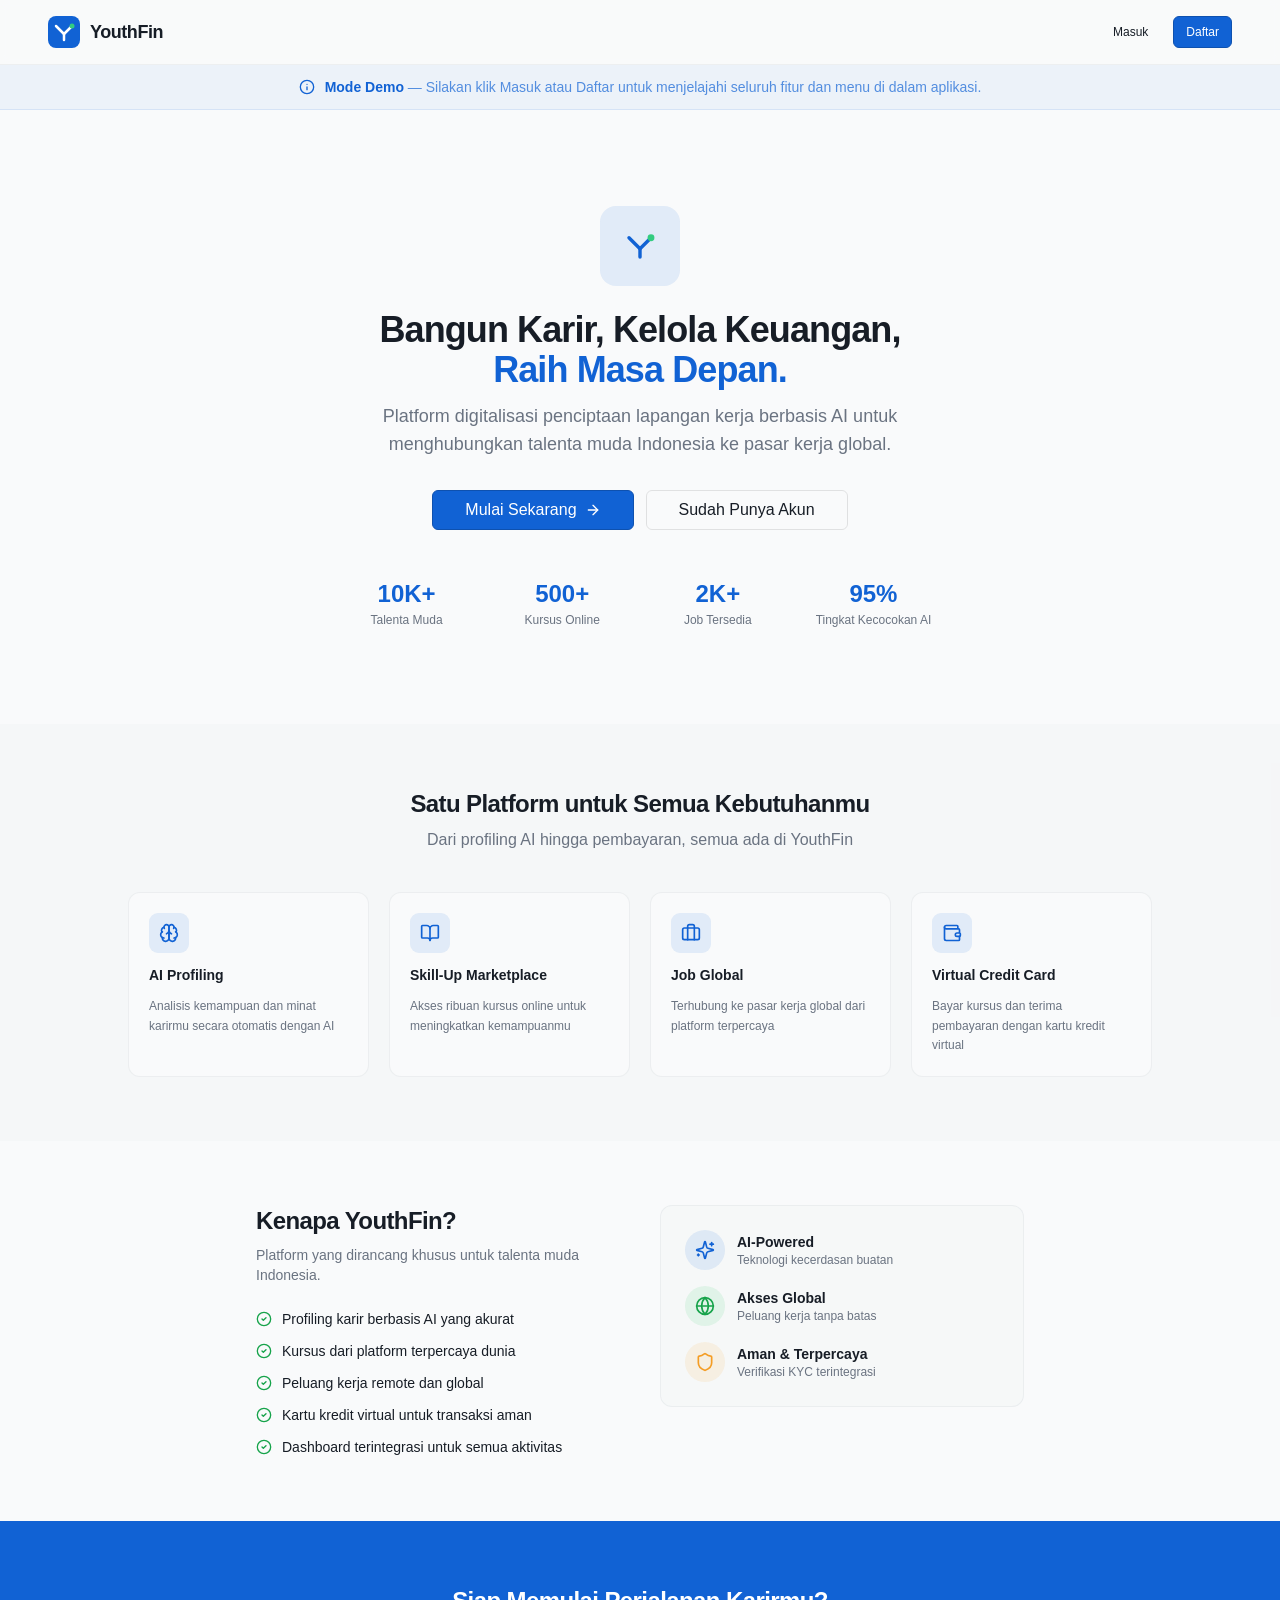
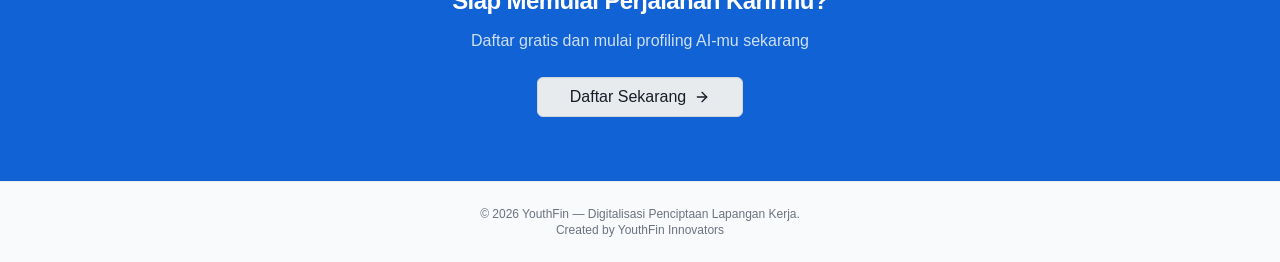
<file: index.html>
<!DOCTYPE html>
<html lang="id">
  <head>
    <!--
       ______                            __
      / ____/___  ____ ___  ____  __  __/ /____  _____
     / /   / __ \/ __ `__ \/ __ \/ / / / __/ _ \/ ___/
    / /___/ /_/ / / / / / / /_/ / /_/ / /_/  __/ /
    \____/\____/_/ /_/ /_/ .___/\__,_/\__/\___/_/
                        /_/
            
    -->
    <meta charset="UTF-8" />
    <meta name="viewport" content="width=device-width, initial-scale=1.0, maximum-scale=1" />
    <title>YouthFin — Digitalisasi Penciptaan Lapangan Kerja</title>
    <meta name="description" content="Platform AI untuk menghubungkan talenta muda Indonesia ke pasar kerja global." />
    <link rel="icon" type="image/png" href="/favicon.png" />
    <link href="https://api.fontshare.com/v2/css?f[]=general-sans@300,400,500,600,700&display=swap" rel="stylesheet">
    <script type="module" crossorigin src="./assets/index-CnEzvleK.js"></script>
    <link rel="stylesheet" crossorigin href="./assets/index-BlLIvudT.css">
  </head>
  <body>
    <div id="root"></div>
  </body>
</html>
</file>
<file: assets/index-BlLIvudT.css>
*,:before,:after{--tw-border-spacing-x: 0;--tw-border-spacing-y: 0;--tw-translate-x: 0;--tw-translate-y: 0;--tw-rotate: 0;--tw-skew-x: 0;--tw-skew-y: 0;--tw-scale-x: 1;--tw-scale-y: 1;--tw-pan-x: ;--tw-pan-y: ;--tw-pinch-zoom: ;--tw-scroll-snap-strictness: proximity;--tw-gradient-from-position: ;--tw-gradient-via-position: ;--tw-gradient-to-position: ;--tw-ordinal: ;--tw-slashed-zero: ;--tw-numeric-figure: ;--tw-numeric-spacing: ;--tw-numeric-fraction: ;--tw-ring-inset: ;--tw-ring-offset-width: 0px;--tw-ring-offset-color: #fff;--tw-ring-color: rgb(59 130 246 / .5);--tw-ring-offset-shadow: 0 0 #0000;--tw-ring-shadow: 0 0 #0000;--tw-shadow: 0 0 #0000;--tw-shadow-colored: 0 0 #0000;--tw-blur: ;--tw-brightness: ;--tw-contrast: ;--tw-grayscale: ;--tw-hue-rotate: ;--tw-invert: ;--tw-saturate: ;--tw-sepia: ;--tw-drop-shadow: ;--tw-backdrop-blur: ;--tw-backdrop-brightness: ;--tw-backdrop-contrast: ;--tw-backdrop-grayscale: ;--tw-backdrop-hue-rotate: ;--tw-backdrop-invert: ;--tw-backdrop-opacity: ;--tw-backdrop-saturate: ;--tw-backdrop-sepia: ;--tw-contain-size: ;--tw-contain-layout: ;--tw-contain-paint: ;--tw-contain-style: }::backdrop{--tw-border-spacing-x: 0;--tw-border-spacing-y: 0;--tw-translate-x: 0;--tw-translate-y: 0;--tw-rotate: 0;--tw-skew-x: 0;--tw-skew-y: 0;--tw-scale-x: 1;--tw-scale-y: 1;--tw-pan-x: ;--tw-pan-y: ;--tw-pinch-zoom: ;--tw-scroll-snap-strictness: proximity;--tw-gradient-from-position: ;--tw-gradient-via-position: ;--tw-gradient-to-position: ;--tw-ordinal: ;--tw-slashed-zero: ;--tw-numeric-figure: ;--tw-numeric-spacing: ;--tw-numeric-fraction: ;--tw-ring-inset: ;--tw-ring-offset-width: 0px;--tw-ring-offset-color: #fff;--tw-ring-color: rgb(59 130 246 / .5);--tw-ring-offset-shadow: 0 0 #0000;--tw-ring-shadow: 0 0 #0000;--tw-shadow: 0 0 #0000;--tw-shadow-colored: 0 0 #0000;--tw-blur: ;--tw-brightness: ;--tw-contrast: ;--tw-grayscale: ;--tw-hue-rotate: ;--tw-invert: ;--tw-saturate: ;--tw-sepia: ;--tw-drop-shadow: ;--tw-backdrop-blur: ;--tw-backdrop-brightness: ;--tw-backdrop-contrast: ;--tw-backdrop-grayscale: ;--tw-backdrop-hue-rotate: ;--tw-backdrop-invert: ;--tw-backdrop-opacity: ;--tw-backdrop-saturate: ;--tw-backdrop-sepia: ;--tw-contain-size: ;--tw-contain-layout: ;--tw-contain-paint: ;--tw-contain-style: }*,:before,:after{box-sizing:border-box;border-width:0;border-style:solid;border-color:#e5e7eb}:before,:after{--tw-content: ""}html,:host{line-height:1.5;-webkit-text-size-adjust:100%;-moz-tab-size:4;-o-tab-size:4;tab-size:4;font-family:var(--font-sans);font-feature-settings:normal;font-variation-settings:normal;-webkit-tap-highlight-color:transparent}body{margin:0;line-height:inherit}hr{height:0;color:inherit;border-top-width:1px}abbr:where([title]){-webkit-text-decoration:underline dotted;text-decoration:underline dotted}h1,h2,h3,h4,h5,h6{font-size:inherit;font-weight:inherit}a{color:inherit;text-decoration:inherit}b,strong{font-weight:bolder}code,kbd,samp,pre{font-family:var(--font-mono);font-feature-settings:normal;font-variation-settings:normal;font-size:1em}small{font-size:80%}sub,sup{font-size:75%;line-height:0;position:relative;vertical-align:baseline}sub{bottom:-.25em}sup{top:-.5em}table{text-indent:0;border-color:inherit;border-collapse:collapse}button,input,optgroup,select,textarea{font-family:inherit;font-feature-settings:inherit;font-variation-settings:inherit;font-size:100%;font-weight:inherit;line-height:inherit;letter-spacing:inherit;color:inherit;margin:0;padding:0}button,select{text-transform:none}button,input:where([type=button]),input:where([type=reset]),input:where([type=submit]){-webkit-appearance:button;background-color:transparent;background-image:none}:-moz-focusring{outline:auto}:-moz-ui-invalid{box-shadow:none}progress{vertical-align:baseline}::-webkit-inner-spin-button,::-webkit-outer-spin-button{height:auto}[type=search]{-webkit-appearance:textfield;outline-offset:-2px}::-webkit-search-decoration{-webkit-appearance:none}::-webkit-file-upload-button{-webkit-appearance:button;font:inherit}summary{display:list-item}blockquote,dl,dd,h1,h2,h3,h4,h5,h6,hr,figure,p,pre{margin:0}fieldset{margin:0;padding:0}legend{padding:0}ol,ul,menu{list-style:none;margin:0;padding:0}dialog{padding:0}textarea{resize:vertical}input::-moz-placeholder,textarea::-moz-placeholder{opacity:1;color:#9ca3af}input::placeholder,textarea::placeholder{opacity:1;color:#9ca3af}button,[role=button]{cursor:pointer}:disabled{cursor:default}img,svg,video,canvas,audio,iframe,embed,object{display:block;vertical-align:middle}img,video{max-width:100%;height:auto}[hidden]:where(:not([hidden=until-found])){display:none}*{--tw-border-opacity: 1;border-color:hsl(var(--border) / var(--tw-border-opacity, 1))}body{--tw-bg-opacity: 1;background-color:hsl(var(--background) / var(--tw-bg-opacity, 1));font-family:var(--font-sans);--tw-text-opacity: 1;color:hsl(var(--foreground) / var(--tw-text-opacity, 1));-webkit-font-smoothing:antialiased;-moz-osx-font-smoothing:grayscale}.sr-only{position:absolute;width:1px;height:1px;padding:0;margin:-1px;overflow:hidden;clip:rect(0,0,0,0);white-space:nowrap;border-width:0}.pointer-events-none{pointer-events:none}.pointer-events-auto{pointer-events:auto}.visible{visibility:visible}.invisible{visibility:hidden}.fixed{position:fixed}.absolute{position:absolute}.relative{position:relative}.sticky{position:sticky}.inset-0{inset:0}.inset-x-0{left:0;right:0}.inset-y-0{top:0;bottom:0}.-bottom-12{bottom:-3rem}.-left-12{left:-3rem}.-right-12{right:-3rem}.-top-12{top:-3rem}.bottom-0{bottom:0}.left-0{left:0}.left-1{left:.25rem}.left-1\/2{left:50%}.left-2{left:.5rem}.left-3{left:.75rem}.left-\[50\%\]{left:50%}.right-0{right:0}.right-1{right:.25rem}.right-2{right:.5rem}.right-3{right:.75rem}.right-4{right:1rem}.top-0{top:0}.top-1\.5{top:.375rem}.top-1\/2{top:50%}.top-2{top:.5rem}.top-3\.5{top:.875rem}.top-4{top:1rem}.top-\[1px\]{top:1px}.top-\[50\%\]{top:50%}.top-\[60\%\]{top:60%}.top-full{top:100%}.z-10{z-index:10}.z-20{z-index:20}.z-50{z-index:50}.z-\[100\]{z-index:100}.z-\[1\]{z-index:1}.-mx-1{margin-left:-.25rem;margin-right:-.25rem}.mx-2{margin-left:.5rem;margin-right:.5rem}.mx-3\.5{margin-left:.875rem;margin-right:.875rem}.mx-auto{margin-left:auto;margin-right:auto}.my-0\.5{margin-top:.125rem;margin-bottom:.125rem}.my-1{margin-top:.25rem;margin-bottom:.25rem}.-ml-4{margin-left:-1rem}.-mt-4{margin-top:-1rem}.mb-0\.5{margin-bottom:.125rem}.mb-1{margin-bottom:.25rem}.mb-1\.5{margin-bottom:.375rem}.mb-10{margin-bottom:2.5rem}.mb-12{margin-bottom:3rem}.mb-2{margin-bottom:.5rem}.mb-3{margin-bottom:.75rem}.mb-4{margin-bottom:1rem}.mb-5{margin-bottom:1.25rem}.mb-6{margin-bottom:1.5rem}.mb-8{margin-bottom:2rem}.ml-1{margin-left:.25rem}.ml-2{margin-left:.5rem}.ml-auto{margin-left:auto}.mr-1{margin-right:.25rem}.mr-2{margin-right:.5rem}.mt-0\.5{margin-top:.125rem}.mt-1{margin-top:.25rem}.mt-1\.5{margin-top:.375rem}.mt-2{margin-top:.5rem}.mt-24{margin-top:6rem}.mt-3{margin-top:.75rem}.mt-4{margin-top:1rem}.mt-auto{margin-top:auto}.line-clamp-2{overflow:hidden;display:-webkit-box;-webkit-box-orient:vertical;-webkit-line-clamp:2}.block{display:block}.flex{display:flex}.inline-flex{display:inline-flex}.table{display:table}.grid{display:grid}.hidden{display:none}.aspect-square{aspect-ratio:1 / 1}.aspect-video{aspect-ratio:16 / 9}.size-4{width:1rem;height:1rem}.h-1{height:.25rem}.h-1\.5{height:.375rem}.h-10{height:2.5rem}.h-11{height:2.75rem}.h-12{height:3rem}.h-14{height:3.5rem}.h-16{height:4rem}.h-2{height:.5rem}.h-2\.5{height:.625rem}.h-20{height:5rem}.h-24{height:6rem}.h-3{height:.75rem}.h-3\.5{height:.875rem}.h-32{height:8rem}.h-4{height:1rem}.h-40{height:10rem}.h-5{height:1.25rem}.h-6{height:1.5rem}.h-7{height:1.75rem}.h-8{height:2rem}.h-9{height:2.25rem}.h-\[1px\]{height:1px}.h-\[var\(--radix-navigation-menu-viewport-height\)\]{height:var(--radix-navigation-menu-viewport-height)}.h-\[var\(--radix-select-trigger-height\)\]{height:var(--radix-select-trigger-height)}.h-auto{height:auto}.h-full{height:100%}.h-px{height:1px}.h-screen{height:100vh}.h-svh{height:100svh}.max-h-\[--radix-context-menu-content-available-height\]{max-height:var(--radix-context-menu-content-available-height)}.max-h-\[--radix-select-content-available-height\]{max-height:var(--radix-select-content-available-height)}.max-h-\[300px\]{max-height:300px}.max-h-\[85vh\]{max-height:85vh}.max-h-\[var\(--radix-dropdown-menu-content-available-height\)\]{max-height:var(--radix-dropdown-menu-content-available-height)}.max-h-screen{max-height:100vh}.min-h-0{min-height:0px}.min-h-10{min-height:2.5rem}.min-h-8{min-height:2rem}.min-h-9{min-height:2.25rem}.min-h-\[60vh\]{min-height:60vh}.min-h-\[80px\]{min-height:80px}.min-h-screen{min-height:100vh}.min-h-svh{min-height:100svh}.w-0{width:0px}.w-1{width:.25rem}.w-10{width:2.5rem}.w-11{width:2.75rem}.w-12{width:3rem}.w-14{width:3.5rem}.w-16{width:4rem}.w-2{width:.5rem}.w-2\.5{width:.625rem}.w-20{width:5rem}.w-24{width:6rem}.w-28{width:7rem}.w-3{width:.75rem}.w-3\.5{width:.875rem}.w-3\/4{width:75%}.w-4{width:1rem}.w-40{width:10rem}.w-48{width:12rem}.w-5{width:1.25rem}.w-6{width:1.5rem}.w-64{width:16rem}.w-7{width:1.75rem}.w-72{width:18rem}.w-8{width:2rem}.w-9{width:2.25rem}.w-\[100px\]{width:100px}.w-\[1px\]{width:1px}.w-\[var\(--sidebar-width\)\]{width:var(--sidebar-width)}.w-auto{width:auto}.w-fit{width:-moz-fit-content;width:fit-content}.w-full{width:100%}.w-max{width:-moz-max-content;width:max-content}.w-px{width:1px}.min-w-0{min-width:0px}.min-w-10{min-width:2.5rem}.min-w-11{min-width:2.75rem}.min-w-5{min-width:1.25rem}.min-w-9{min-width:2.25rem}.min-w-\[12rem\]{min-width:12rem}.min-w-\[8rem\]{min-width:8rem}.min-w-\[var\(--radix-select-trigger-width\)\]{min-width:var(--radix-select-trigger-width)}.max-w-2xl{max-width:42rem}.max-w-3xl{max-width:48rem}.max-w-40{max-width:10rem}.max-w-4xl{max-width:56rem}.max-w-5xl{max-width:64rem}.max-w-\[1400px\]{max-width:1400px}.max-w-\[400px\]{max-width:400px}.max-w-\[var\(--skeleton-width\)\]{max-width:var(--skeleton-width)}.max-w-lg{max-width:32rem}.max-w-max{max-width:-moz-max-content;max-width:max-content}.max-w-md{max-width:28rem}.max-w-xl{max-width:36rem}.flex-1{flex:1 1 0%}.shrink-0{flex-shrink:0}.grow{flex-grow:1}.grow-0{flex-grow:0}.basis-full{flex-basis:100%}.caption-bottom{caption-side:bottom}.border-collapse{border-collapse:collapse}.origin-\[--radix-context-menu-content-transform-origin\]{transform-origin:var(--radix-context-menu-content-transform-origin)}.origin-\[--radix-dropdown-menu-content-transform-origin\]{transform-origin:var(--radix-dropdown-menu-content-transform-origin)}.origin-\[--radix-hover-card-content-transform-origin\]{transform-origin:var(--radix-hover-card-content-transform-origin)}.origin-\[--radix-menubar-content-transform-origin\]{transform-origin:var(--radix-menubar-content-transform-origin)}.origin-\[--radix-popover-content-transform-origin\]{transform-origin:var(--radix-popover-content-transform-origin)}.origin-\[--radix-select-content-transform-origin\]{transform-origin:var(--radix-select-content-transform-origin)}.origin-\[--radix-tooltip-content-transform-origin\]{transform-origin:var(--radix-tooltip-content-transform-origin)}.-translate-x-1\/2{--tw-translate-x: -50%;transform:translate(var(--tw-translate-x),var(--tw-translate-y)) rotate(var(--tw-rotate)) skew(var(--tw-skew-x)) skewY(var(--tw-skew-y)) scaleX(var(--tw-scale-x)) scaleY(var(--tw-scale-y))}.-translate-x-6{--tw-translate-x: -1.5rem;transform:translate(var(--tw-translate-x),var(--tw-translate-y)) rotate(var(--tw-rotate)) skew(var(--tw-skew-x)) skewY(var(--tw-skew-y)) scaleX(var(--tw-scale-x)) scaleY(var(--tw-scale-y))}.-translate-x-px{--tw-translate-x: -1px;transform:translate(var(--tw-translate-x),var(--tw-translate-y)) rotate(var(--tw-rotate)) skew(var(--tw-skew-x)) skewY(var(--tw-skew-y)) scaleX(var(--tw-scale-x)) scaleY(var(--tw-scale-y))}.-translate-y-1\/2{--tw-translate-y: -50%;transform:translate(var(--tw-translate-x),var(--tw-translate-y)) rotate(var(--tw-rotate)) skew(var(--tw-skew-x)) skewY(var(--tw-skew-y)) scaleX(var(--tw-scale-x)) scaleY(var(--tw-scale-y))}.-translate-y-8{--tw-translate-y: -2rem;transform:translate(var(--tw-translate-x),var(--tw-translate-y)) rotate(var(--tw-rotate)) skew(var(--tw-skew-x)) skewY(var(--tw-skew-y)) scaleX(var(--tw-scale-x)) scaleY(var(--tw-scale-y))}.translate-x-8{--tw-translate-x: 2rem;transform:translate(var(--tw-translate-x),var(--tw-translate-y)) rotate(var(--tw-rotate)) skew(var(--tw-skew-x)) skewY(var(--tw-skew-y)) scaleX(var(--tw-scale-x)) scaleY(var(--tw-scale-y))}.translate-x-\[-50\%\]{--tw-translate-x: -50%;transform:translate(var(--tw-translate-x),var(--tw-translate-y)) rotate(var(--tw-rotate)) skew(var(--tw-skew-x)) skewY(var(--tw-skew-y)) scaleX(var(--tw-scale-x)) scaleY(var(--tw-scale-y))}.translate-x-px{--tw-translate-x: 1px;transform:translate(var(--tw-translate-x),var(--tw-translate-y)) rotate(var(--tw-rotate)) skew(var(--tw-skew-x)) skewY(var(--tw-skew-y)) scaleX(var(--tw-scale-x)) scaleY(var(--tw-scale-y))}.translate-y-6{--tw-translate-y: 1.5rem;transform:translate(var(--tw-translate-x),var(--tw-translate-y)) rotate(var(--tw-rotate)) skew(var(--tw-skew-x)) skewY(var(--tw-skew-y)) scaleX(var(--tw-scale-x)) scaleY(var(--tw-scale-y))}.translate-y-\[-50\%\]{--tw-translate-y: -50%;transform:translate(var(--tw-translate-x),var(--tw-translate-y)) rotate(var(--tw-rotate)) skew(var(--tw-skew-x)) skewY(var(--tw-skew-y)) scaleX(var(--tw-scale-x)) scaleY(var(--tw-scale-y))}.rotate-45{--tw-rotate: 45deg;transform:translate(var(--tw-translate-x),var(--tw-translate-y)) rotate(var(--tw-rotate)) skew(var(--tw-skew-x)) skewY(var(--tw-skew-y)) scaleX(var(--tw-scale-x)) scaleY(var(--tw-scale-y))}.rotate-90{--tw-rotate: 90deg;transform:translate(var(--tw-translate-x),var(--tw-translate-y)) rotate(var(--tw-rotate)) skew(var(--tw-skew-x)) skewY(var(--tw-skew-y)) scaleX(var(--tw-scale-x)) scaleY(var(--tw-scale-y))}.transform{transform:translate(var(--tw-translate-x),var(--tw-translate-y)) rotate(var(--tw-rotate)) skew(var(--tw-skew-x)) skewY(var(--tw-skew-y)) scaleX(var(--tw-scale-x)) scaleY(var(--tw-scale-y))}@keyframes ping{75%,to{transform:scale(2);opacity:0}}.animate-ping{animation:ping 1s cubic-bezier(0,0,.2,1) infinite}@keyframes pulse{50%{opacity:.5}}.animate-pulse{animation:pulse 2s cubic-bezier(.4,0,.6,1) infinite}@keyframes spin{to{transform:rotate(360deg)}}.animate-spin{animation:spin 1s linear infinite}.cursor-default{cursor:default}.cursor-pointer{cursor:pointer}.touch-none{touch-action:none}.select-none{-webkit-user-select:none;-moz-user-select:none;user-select:none}.resize-none{resize:none}.list-none{list-style-type:none}.grid-cols-1{grid-template-columns:repeat(1,minmax(0,1fr))}.grid-cols-2{grid-template-columns:repeat(2,minmax(0,1fr))}.flex-row{flex-direction:row}.flex-col{flex-direction:column}.flex-col-reverse{flex-direction:column-reverse}.flex-wrap{flex-wrap:wrap}.items-start{align-items:flex-start}.items-end{align-items:flex-end}.items-center{align-items:center}.items-baseline{align-items:baseline}.items-stretch{align-items:stretch}.justify-center{justify-content:center}.justify-between{justify-content:space-between}.gap-0{gap:0px}.gap-0\.5{gap:.125rem}.gap-1{gap:.25rem}.gap-1\.5{gap:.375rem}.gap-10{gap:2.5rem}.gap-2{gap:.5rem}.gap-2\.5{gap:.625rem}.gap-3{gap:.75rem}.gap-4{gap:1rem}.gap-5{gap:1.25rem}.gap-6{gap:1.5rem}.space-x-1>:not([hidden])~:not([hidden]){--tw-space-x-reverse: 0;margin-right:calc(.25rem * var(--tw-space-x-reverse));margin-left:calc(.25rem * calc(1 - var(--tw-space-x-reverse)))}.space-x-4>:not([hidden])~:not([hidden]){--tw-space-x-reverse: 0;margin-right:calc(1rem * var(--tw-space-x-reverse));margin-left:calc(1rem * calc(1 - var(--tw-space-x-reverse)))}.space-y-0\.5>:not([hidden])~:not([hidden]){--tw-space-y-reverse: 0;margin-top:calc(.125rem * calc(1 - var(--tw-space-y-reverse)));margin-bottom:calc(.125rem * var(--tw-space-y-reverse))}.space-y-1>:not([hidden])~:not([hidden]){--tw-space-y-reverse: 0;margin-top:calc(.25rem * calc(1 - var(--tw-space-y-reverse)));margin-bottom:calc(.25rem * var(--tw-space-y-reverse))}.space-y-1\.5>:not([hidden])~:not([hidden]){--tw-space-y-reverse: 0;margin-top:calc(.375rem * calc(1 - var(--tw-space-y-reverse)));margin-bottom:calc(.375rem * var(--tw-space-y-reverse))}.space-y-2>:not([hidden])~:not([hidden]){--tw-space-y-reverse: 0;margin-top:calc(.5rem * calc(1 - var(--tw-space-y-reverse)));margin-bottom:calc(.5rem * var(--tw-space-y-reverse))}.space-y-2\.5>:not([hidden])~:not([hidden]){--tw-space-y-reverse: 0;margin-top:calc(.625rem * calc(1 - var(--tw-space-y-reverse)));margin-bottom:calc(.625rem * var(--tw-space-y-reverse))}.space-y-3>:not([hidden])~:not([hidden]){--tw-space-y-reverse: 0;margin-top:calc(.75rem * calc(1 - var(--tw-space-y-reverse)));margin-bottom:calc(.75rem * var(--tw-space-y-reverse))}.space-y-4>:not([hidden])~:not([hidden]){--tw-space-y-reverse: 0;margin-top:calc(1rem * calc(1 - var(--tw-space-y-reverse)));margin-bottom:calc(1rem * var(--tw-space-y-reverse))}.space-y-5>:not([hidden])~:not([hidden]){--tw-space-y-reverse: 0;margin-top:calc(1.25rem * calc(1 - var(--tw-space-y-reverse)));margin-bottom:calc(1.25rem * var(--tw-space-y-reverse))}.overflow-auto{overflow:auto}.overflow-hidden{overflow:hidden}.overflow-visible{overflow:visible}.overflow-x-auto{overflow-x:auto}.overflow-y-auto{overflow-y:auto}.overflow-x-hidden{overflow-x:hidden}.truncate{overflow:hidden;text-overflow:ellipsis;white-space:nowrap}.whitespace-nowrap{white-space:nowrap}.break-words{overflow-wrap:break-word}.rounded{border-radius:.25rem}.rounded-2xl{border-radius:1rem}.rounded-\[2px\]{border-radius:2px}.rounded-\[inherit\]{border-radius:inherit}.rounded-full{border-radius:9999px}.rounded-lg{border-radius:.5625rem}.rounded-md{border-radius:.375rem}.rounded-sm{border-radius:.1875rem}.rounded-xl{border-radius:.75rem}.rounded-t-\[10px\]{border-top-left-radius:10px;border-top-right-radius:10px}.rounded-t-md{border-top-left-radius:.375rem;border-top-right-radius:.375rem}.rounded-tl-sm{border-top-left-radius:.1875rem}.border{border-width:1px}.border-2{border-width:2px}.border-\[1\.5px\]{border-width:1.5px}.border-y{border-top-width:1px;border-bottom-width:1px}.border-b{border-bottom-width:1px}.border-l{border-left-width:1px}.border-r{border-right-width:1px}.border-t{border-top-width:1px}.border-dashed{border-style:dashed}.border-\[--color-border\]{border-color:var(--color-border)}.border-border{--tw-border-opacity: 1;border-color:hsl(var(--border) / var(--tw-border-opacity, 1))}.border-border\/50{border-color:hsl(var(--border) / .5)}.border-card-border{--tw-border-opacity: 1;border-color:hsl(var(--card-border) / var(--tw-border-opacity, 1))}.border-destructive{--tw-border-opacity: 1;border-color:hsl(var(--destructive) / var(--tw-border-opacity, 1))}.border-destructive-border{border-color:var(--destructive-border)}.border-destructive\/50{border-color:hsl(var(--destructive) / .5)}.border-green-500\/50{border-color:#22c55e80}.border-input{--tw-border-opacity: 1;border-color:hsl(var(--input) / var(--tw-border-opacity, 1))}.border-muted-foreground\/30{border-color:hsl(var(--muted-foreground) / .3)}.border-muted-foreground\/40{border-color:hsl(var(--muted-foreground) / .4)}.border-primary{--tw-border-opacity: 1;border-color:hsl(var(--primary) / var(--tw-border-opacity, 1))}.border-primary-border{border-color:var(--primary-border)}.border-primary\/10{border-color:hsl(var(--primary) / .1)}.border-primary\/30{border-color:hsl(var(--primary) / .3)}.border-red-400\/50{border-color:#f8717180}.border-secondary-border{border-color:var(--secondary-border)}.border-sidebar-border{--tw-border-opacity: 1;border-color:hsl(var(--sidebar-border) / var(--tw-border-opacity, 1))}.border-transparent{border-color:transparent}.border-white\/20{border-color:#fff3}.border-l-transparent{border-left-color:transparent}.border-t-transparent{border-top-color:transparent}.bg-\[--color-bg\]{background-color:var(--color-bg)}.bg-accent{--tw-bg-opacity: 1;background-color:hsl(var(--accent) / var(--tw-bg-opacity, 1))}.bg-accent\/10{background-color:hsl(var(--accent) / .1)}.bg-background{--tw-bg-opacity: 1;background-color:hsl(var(--background) / var(--tw-bg-opacity, 1))}.bg-background\/80{background-color:hsl(var(--background) / .8)}.bg-black\/80{background-color:#000c}.bg-blue-100{--tw-bg-opacity: 1;background-color:rgb(219 234 254 / var(--tw-bg-opacity, 1))}.bg-border{--tw-bg-opacity: 1;background-color:hsl(var(--border) / var(--tw-bg-opacity, 1))}.bg-card{--tw-bg-opacity: 1;background-color:hsl(var(--card) / var(--tw-bg-opacity, 1))}.bg-chart-2{--tw-bg-opacity: 1;background-color:hsl(var(--chart-2) / var(--tw-bg-opacity, 1))}.bg-chart-3{--tw-bg-opacity: 1;background-color:hsl(var(--chart-3) / var(--tw-bg-opacity, 1))}.bg-chart-3\/10{background-color:hsl(var(--chart-3) / .1)}.bg-chart-3\/20{background-color:hsl(var(--chart-3) / .2)}.bg-chart-4{--tw-bg-opacity: 1;background-color:hsl(var(--chart-4) / var(--tw-bg-opacity, 1))}.bg-destructive{--tw-bg-opacity: 1;background-color:hsl(var(--destructive) / var(--tw-bg-opacity, 1))}.bg-foreground{--tw-bg-opacity: 1;background-color:hsl(var(--foreground) / var(--tw-bg-opacity, 1))}.bg-green-100{--tw-bg-opacity: 1;background-color:rgb(220 252 231 / var(--tw-bg-opacity, 1))}.bg-green-50{--tw-bg-opacity: 1;background-color:rgb(240 253 244 / var(--tw-bg-opacity, 1))}.bg-green-500{--tw-bg-opacity: 1;background-color:rgb(34 197 94 / var(--tw-bg-opacity, 1))}.bg-green-500\/10{background-color:#22c55e1a}.bg-muted{--tw-bg-opacity: 1;background-color:hsl(var(--muted) / var(--tw-bg-opacity, 1))}.bg-muted-foreground{--tw-bg-opacity: 1;background-color:hsl(var(--muted-foreground) / var(--tw-bg-opacity, 1))}.bg-muted-foreground\/40{background-color:hsl(var(--muted-foreground) / .4)}.bg-muted\/20{background-color:hsl(var(--muted) / .2)}.bg-muted\/30{background-color:hsl(var(--muted) / .3)}.bg-muted\/50{background-color:hsl(var(--muted) / .5)}.bg-popover{--tw-bg-opacity: 1;background-color:hsl(var(--popover) / var(--tw-bg-opacity, 1))}.bg-primary{--tw-bg-opacity: 1;background-color:hsl(var(--primary) / var(--tw-bg-opacity, 1))}.bg-primary\/10{background-color:hsl(var(--primary) / .1)}.bg-primary\/20{background-color:hsl(var(--primary) / .2)}.bg-primary\/5{background-color:hsl(var(--primary) / .05)}.bg-purple-100{--tw-bg-opacity: 1;background-color:rgb(243 232 255 / var(--tw-bg-opacity, 1))}.bg-red-100{--tw-bg-opacity: 1;background-color:rgb(254 226 226 / var(--tw-bg-opacity, 1))}.bg-red-50{--tw-bg-opacity: 1;background-color:rgb(254 242 242 / var(--tw-bg-opacity, 1))}.bg-secondary{--tw-bg-opacity: 1;background-color:hsl(var(--secondary) / var(--tw-bg-opacity, 1))}.bg-sidebar{--tw-bg-opacity: 1;background-color:hsl(var(--sidebar) / var(--tw-bg-opacity, 1))}.bg-sidebar-accent\/50{background-color:hsl(var(--sidebar-accent) / .5)}.bg-sidebar-border{--tw-bg-opacity: 1;background-color:hsl(var(--sidebar-border) / var(--tw-bg-opacity, 1))}.bg-teal-100{--tw-bg-opacity: 1;background-color:rgb(204 251 241 / var(--tw-bg-opacity, 1))}.bg-transparent{background-color:transparent}.bg-white\/5{background-color:#ffffff0d}.bg-yellow-100{--tw-bg-opacity: 1;background-color:rgb(254 249 195 / var(--tw-bg-opacity, 1))}.bg-yellow-500{--tw-bg-opacity: 1;background-color:rgb(234 179 8 / var(--tw-bg-opacity, 1))}.bg-gradient-to-br{background-image:linear-gradient(to bottom right,var(--tw-gradient-stops))}.from-amber-500\/20{--tw-gradient-from: rgb(245 158 11 / .2) var(--tw-gradient-from-position);--tw-gradient-to: rgb(245 158 11 / 0) var(--tw-gradient-to-position);--tw-gradient-stops: var(--tw-gradient-from), var(--tw-gradient-to)}.from-blue-500\/20{--tw-gradient-from: rgb(59 130 246 / .2) var(--tw-gradient-from-position);--tw-gradient-to: rgb(59 130 246 / 0) var(--tw-gradient-to-position);--tw-gradient-stops: var(--tw-gradient-from), var(--tw-gradient-to)}.from-cyan-500\/20{--tw-gradient-from: rgb(6 182 212 / .2) var(--tw-gradient-from-position);--tw-gradient-to: rgb(6 182 212 / 0) var(--tw-gradient-to-position);--tw-gradient-stops: var(--tw-gradient-from), var(--tw-gradient-to)}.from-emerald-500\/20{--tw-gradient-from: rgb(16 185 129 / .2) var(--tw-gradient-from-position);--tw-gradient-to: rgb(16 185 129 / 0) var(--tw-gradient-to-position);--tw-gradient-stops: var(--tw-gradient-from), var(--tw-gradient-to)}.from-primary{--tw-gradient-from: hsl(var(--primary) / 1) var(--tw-gradient-from-position);--tw-gradient-to: hsl(var(--primary) / 0) var(--tw-gradient-to-position);--tw-gradient-stops: var(--tw-gradient-from), var(--tw-gradient-to)}.from-purple-500\/20{--tw-gradient-from: rgb(168 85 247 / .2) var(--tw-gradient-from-position);--tw-gradient-to: rgb(168 85 247 / 0) var(--tw-gradient-to-position);--tw-gradient-stops: var(--tw-gradient-from), var(--tw-gradient-to)}.from-rose-500\/20{--tw-gradient-from: rgb(244 63 94 / .2) var(--tw-gradient-from-position);--tw-gradient-to: rgb(244 63 94 / 0) var(--tw-gradient-to-position);--tw-gradient-stops: var(--tw-gradient-from), var(--tw-gradient-to)}.via-primary{--tw-gradient-to: hsl(var(--primary) / 0) var(--tw-gradient-to-position);--tw-gradient-stops: var(--tw-gradient-from), hsl(var(--primary) / 1) var(--tw-gradient-via-position), var(--tw-gradient-to)}.to-blue-500\/10{--tw-gradient-to: rgb(59 130 246 / .1) var(--tw-gradient-to-position)}.to-blue-700{--tw-gradient-to: #1d4ed8 var(--tw-gradient-to-position)}.to-indigo-500\/10{--tw-gradient-to: rgb(99 102 241 / .1) var(--tw-gradient-to-position)}.to-orange-500\/10{--tw-gradient-to: rgb(249 115 22 / .1) var(--tw-gradient-to-position)}.to-pink-500\/10{--tw-gradient-to: rgb(236 72 153 / .1) var(--tw-gradient-to-position)}.to-red-500\/10{--tw-gradient-to: rgb(239 68 68 / .1) var(--tw-gradient-to-position)}.to-teal-500\/10{--tw-gradient-to: rgb(20 184 166 / .1) var(--tw-gradient-to-position)}.fill-current{fill:currentColor}.fill-green-500{fill:#22c55e}.fill-primary{fill:hsl(var(--primary) / 1)}.fill-red-400{fill:#f87171}.fill-yellow-400{fill:#facc15}.fill-yellow-400\/50{fill:#facc1580}.p-0{padding:0}.p-1{padding:.25rem}.p-2{padding:.5rem}.p-3{padding:.75rem}.p-4{padding:1rem}.p-5{padding:1.25rem}.p-6{padding:1.5rem}.p-8{padding:2rem}.p-\[1px\]{padding:1px}.px-1{padding-left:.25rem;padding-right:.25rem}.px-1\.5{padding-left:.375rem;padding-right:.375rem}.px-2{padding-left:.5rem;padding-right:.5rem}.px-2\.5{padding-left:.625rem;padding-right:.625rem}.px-3{padding-left:.75rem;padding-right:.75rem}.px-4{padding-left:1rem;padding-right:1rem}.px-5{padding-left:1.25rem;padding-right:1.25rem}.px-6{padding-left:1.5rem;padding-right:1.5rem}.px-8{padding-left:2rem;padding-right:2rem}.py-0{padding-top:0;padding-bottom:0}.py-0\.5{padding-top:.125rem;padding-bottom:.125rem}.py-1{padding-top:.25rem;padding-bottom:.25rem}.py-1\.5{padding-top:.375rem;padding-bottom:.375rem}.py-10{padding-top:2.5rem;padding-bottom:2.5rem}.py-16{padding-top:4rem;padding-bottom:4rem}.py-2{padding-top:.5rem;padding-bottom:.5rem}.py-2\.5{padding-top:.625rem;padding-bottom:.625rem}.py-20{padding-top:5rem;padding-bottom:5rem}.py-3{padding-top:.75rem;padding-bottom:.75rem}.py-4{padding-top:1rem;padding-bottom:1rem}.py-5{padding-top:1.25rem;padding-bottom:1.25rem}.py-6{padding-top:1.5rem;padding-bottom:1.5rem}.pb-0{padding-bottom:0}.pb-2{padding-bottom:.5rem}.pb-3{padding-bottom:.75rem}.pb-4{padding-bottom:1rem}.pb-6{padding-bottom:1.5rem}.pl-2\.5{padding-left:.625rem}.pl-4{padding-left:1rem}.pl-8{padding-left:2rem}.pl-9{padding-left:2.25rem}.pr-2{padding-right:.5rem}.pr-2\.5{padding-right:.625rem}.pr-6{padding-right:1.5rem}.pr-8{padding-right:2rem}.pt-0{padding-top:0}.pt-1{padding-top:.25rem}.pt-2{padding-top:.5rem}.pt-3{padding-top:.75rem}.pt-4{padding-top:1rem}.pt-5{padding-top:1.25rem}.text-left{text-align:left}.text-center{text-align:center}.text-right{text-align:right}.align-middle{vertical-align:middle}.font-mono{font-family:var(--font-mono)}.text-2xl{font-size:1.5rem;line-height:2rem}.text-3xl{font-size:1.875rem;line-height:2.25rem}.text-4xl{font-size:2.25rem;line-height:2.5rem}.text-\[0\.8rem\]{font-size:.8rem}.text-\[10px\]{font-size:10px}.text-\[11px\]{font-size:11px}.text-base{font-size:1rem;line-height:1.5rem}.text-lg{font-size:1.125rem;line-height:1.75rem}.text-sm{font-size:.875rem;line-height:1.25rem}.text-xl{font-size:1.25rem;line-height:1.75rem}.text-xs{font-size:.75rem;line-height:1rem}.font-bold{font-weight:700}.font-medium{font-weight:500}.font-normal{font-weight:400}.font-semibold{font-weight:600}.uppercase{text-transform:uppercase}.tabular-nums{--tw-numeric-spacing: tabular-nums;font-variant-numeric:var(--tw-ordinal) var(--tw-slashed-zero) var(--tw-numeric-figure) var(--tw-numeric-spacing) var(--tw-numeric-fraction)}.leading-none{line-height:1}.leading-relaxed{line-height:1.625}.leading-snug{line-height:1.375}.leading-tight{line-height:1.25}.tracking-tight{letter-spacing:-.025em}.tracking-wide{letter-spacing:.025em}.tracking-wider{letter-spacing:.05em}.tracking-widest{letter-spacing:.1em}.text-accent{--tw-text-opacity: 1;color:hsl(var(--accent) / var(--tw-text-opacity, 1))}.text-accent-foreground{--tw-text-opacity: 1;color:hsl(var(--accent-foreground) / var(--tw-text-opacity, 1))}.text-blue-600{--tw-text-opacity: 1;color:rgb(37 99 235 / var(--tw-text-opacity, 1))}.text-blue-700{--tw-text-opacity: 1;color:rgb(29 78 216 / var(--tw-text-opacity, 1))}.text-card-foreground{--tw-text-opacity: 1;color:hsl(var(--card-foreground) / var(--tw-text-opacity, 1))}.text-chart-3{--tw-text-opacity: 1;color:hsl(var(--chart-3) / var(--tw-text-opacity, 1))}.text-current{color:currentColor}.text-destructive{--tw-text-opacity: 1;color:hsl(var(--destructive) / var(--tw-text-opacity, 1))}.text-destructive-foreground{--tw-text-opacity: 1;color:hsl(var(--destructive-foreground) / var(--tw-text-opacity, 1))}.text-foreground{--tw-text-opacity: 1;color:hsl(var(--foreground) / var(--tw-text-opacity, 1))}.text-foreground\/20{color:hsl(var(--foreground) / .2)}.text-foreground\/50{color:hsl(var(--foreground) / .5)}.text-green-500{--tw-text-opacity: 1;color:rgb(34 197 94 / var(--tw-text-opacity, 1))}.text-green-600{--tw-text-opacity: 1;color:rgb(22 163 74 / var(--tw-text-opacity, 1))}.text-green-700{--tw-text-opacity: 1;color:rgb(21 128 61 / var(--tw-text-opacity, 1))}.text-muted-foreground{--tw-text-opacity: 1;color:hsl(var(--muted-foreground) / var(--tw-text-opacity, 1))}.text-muted-foreground\/30{color:hsl(var(--muted-foreground) / .3)}.text-muted-foreground\/40{color:hsl(var(--muted-foreground) / .4)}.text-popover-foreground{--tw-text-opacity: 1;color:hsl(var(--popover-foreground) / var(--tw-text-opacity, 1))}.text-primary{--tw-text-opacity: 1;color:hsl(var(--primary) / var(--tw-text-opacity, 1))}.text-primary-foreground{--tw-text-opacity: 1;color:hsl(var(--primary-foreground) / var(--tw-text-opacity, 1))}.text-primary-foreground\/80{color:hsl(var(--primary-foreground) / .8)}.text-primary\/70{color:hsl(var(--primary) / .7)}.text-purple-700{--tw-text-opacity: 1;color:rgb(126 34 206 / var(--tw-text-opacity, 1))}.text-red-400{--tw-text-opacity: 1;color:rgb(248 113 113 / var(--tw-text-opacity, 1))}.text-red-600{--tw-text-opacity: 1;color:rgb(220 38 38 / var(--tw-text-opacity, 1))}.text-red-700{--tw-text-opacity: 1;color:rgb(185 28 28 / var(--tw-text-opacity, 1))}.text-secondary-foreground{--tw-text-opacity: 1;color:hsl(var(--secondary-foreground) / var(--tw-text-opacity, 1))}.text-sidebar-foreground{--tw-text-opacity: 1;color:hsl(var(--sidebar-foreground) / var(--tw-text-opacity, 1))}.text-sidebar-foreground\/70{color:hsl(var(--sidebar-foreground) / .7)}.text-teal-700{--tw-text-opacity: 1;color:rgb(15 118 110 / var(--tw-text-opacity, 1))}.text-white{--tw-text-opacity: 1;color:rgb(255 255 255 / var(--tw-text-opacity, 1))}.text-yellow-400{--tw-text-opacity: 1;color:rgb(250 204 21 / var(--tw-text-opacity, 1))}.text-yellow-400\/50{color:#facc1580}.text-yellow-600{--tw-text-opacity: 1;color:rgb(202 138 4 / var(--tw-text-opacity, 1))}.text-yellow-700{--tw-text-opacity: 1;color:rgb(161 98 7 / var(--tw-text-opacity, 1))}.no-underline{text-decoration-line:none}.opacity-0{opacity:0}.opacity-50{opacity:.5}.opacity-60{opacity:.6}.opacity-70{opacity:.7}.opacity-90{opacity:.9}.shadow-\[0_0_0_1px_hsl\(var\(--sidebar-border\)\)\]{--tw-shadow: 0 0 0 1px hsl(var(--sidebar-border));--tw-shadow-colored: 0 0 0 1px var(--tw-shadow-color);box-shadow:var(--tw-ring-offset-shadow, 0 0 #0000),var(--tw-ring-shadow, 0 0 #0000),var(--tw-shadow)}.shadow-lg{--tw-shadow: 0 10px 15px -3px rgb(0 0 0 / .1), 0 4px 6px -4px rgb(0 0 0 / .1);--tw-shadow-colored: 0 10px 15px -3px var(--tw-shadow-color), 0 4px 6px -4px var(--tw-shadow-color);box-shadow:var(--tw-ring-offset-shadow, 0 0 #0000),var(--tw-ring-shadow, 0 0 #0000),var(--tw-shadow)}.shadow-md{--tw-shadow: 0 4px 6px -1px rgb(0 0 0 / .1), 0 2px 4px -2px rgb(0 0 0 / .1);--tw-shadow-colored: 0 4px 6px -1px var(--tw-shadow-color), 0 2px 4px -2px var(--tw-shadow-color);box-shadow:var(--tw-ring-offset-shadow, 0 0 #0000),var(--tw-ring-shadow, 0 0 #0000),var(--tw-shadow)}.shadow-none{--tw-shadow: 0 0 #0000;--tw-shadow-colored: 0 0 #0000;box-shadow:var(--tw-ring-offset-shadow, 0 0 #0000),var(--tw-ring-shadow, 0 0 #0000),var(--tw-shadow)}.shadow-sm{--tw-shadow: 0 1px 2px 0 rgb(0 0 0 / .05);--tw-shadow-colored: 0 1px 2px 0 var(--tw-shadow-color);box-shadow:var(--tw-ring-offset-shadow, 0 0 #0000),var(--tw-ring-shadow, 0 0 #0000),var(--tw-shadow)}.shadow-xl{--tw-shadow: 0 20px 25px -5px rgb(0 0 0 / .1), 0 8px 10px -6px rgb(0 0 0 / .1);--tw-shadow-colored: 0 20px 25px -5px var(--tw-shadow-color), 0 8px 10px -6px var(--tw-shadow-color);box-shadow:var(--tw-ring-offset-shadow, 0 0 #0000),var(--tw-ring-shadow, 0 0 #0000),var(--tw-shadow)}.outline-none{outline:2px solid transparent;outline-offset:2px}.outline{outline-style:solid}.outline-2{outline-width:2px}.outline-offset-2{outline-offset:2px}.outline-transparent{outline-color:transparent}.ring-0{--tw-ring-offset-shadow: var(--tw-ring-inset) 0 0 0 var(--tw-ring-offset-width) var(--tw-ring-offset-color);--tw-ring-shadow: var(--tw-ring-inset) 0 0 0 calc(0px + var(--tw-ring-offset-width)) var(--tw-ring-color);box-shadow:var(--tw-ring-offset-shadow),var(--tw-ring-shadow),var(--tw-shadow, 0 0 #0000)}.ring-2{--tw-ring-offset-shadow: var(--tw-ring-inset) 0 0 0 var(--tw-ring-offset-width) var(--tw-ring-offset-color);--tw-ring-shadow: var(--tw-ring-inset) 0 0 0 calc(2px + var(--tw-ring-offset-width)) var(--tw-ring-color);box-shadow:var(--tw-ring-offset-shadow),var(--tw-ring-shadow),var(--tw-shadow, 0 0 #0000)}.ring-ring{--tw-ring-opacity: 1;--tw-ring-color: hsl(var(--ring) / var(--tw-ring-opacity, 1))}.ring-sidebar-ring{--tw-ring-opacity: 1;--tw-ring-color: hsl(var(--sidebar-ring) / var(--tw-ring-opacity, 1))}.ring-offset-background{--tw-ring-offset-color: hsl(var(--background) / 1)}.filter{filter:var(--tw-blur) var(--tw-brightness) var(--tw-contrast) var(--tw-grayscale) var(--tw-hue-rotate) var(--tw-invert) var(--tw-saturate) var(--tw-sepia) var(--tw-drop-shadow)}.backdrop-blur-sm{--tw-backdrop-blur: blur(4px);-webkit-backdrop-filter:var(--tw-backdrop-blur) var(--tw-backdrop-brightness) var(--tw-backdrop-contrast) var(--tw-backdrop-grayscale) var(--tw-backdrop-hue-rotate) var(--tw-backdrop-invert) var(--tw-backdrop-opacity) var(--tw-backdrop-saturate) var(--tw-backdrop-sepia);backdrop-filter:var(--tw-backdrop-blur) var(--tw-backdrop-brightness) var(--tw-backdrop-contrast) var(--tw-backdrop-grayscale) var(--tw-backdrop-hue-rotate) var(--tw-backdrop-invert) var(--tw-backdrop-opacity) var(--tw-backdrop-saturate) var(--tw-backdrop-sepia)}.transition{transition-property:color,background-color,border-color,text-decoration-color,fill,stroke,opacity,box-shadow,transform,filter,backdrop-filter;transition-timing-function:cubic-bezier(.4,0,.2,1);transition-duration:.15s}.transition-\[left\,right\,width\]{transition-property:left,right,width;transition-timing-function:cubic-bezier(.4,0,.2,1);transition-duration:.15s}.transition-\[margin\,opacity\]{transition-property:margin,opacity;transition-timing-function:cubic-bezier(.4,0,.2,1);transition-duration:.15s}.transition-\[width\,height\,padding\]{transition-property:width,height,padding;transition-timing-function:cubic-bezier(.4,0,.2,1);transition-duration:.15s}.transition-\[width\]{transition-property:width;transition-timing-function:cubic-bezier(.4,0,.2,1);transition-duration:.15s}.transition-all{transition-property:all;transition-timing-function:cubic-bezier(.4,0,.2,1);transition-duration:.15s}.transition-colors{transition-property:color,background-color,border-color,text-decoration-color,fill,stroke;transition-timing-function:cubic-bezier(.4,0,.2,1);transition-duration:.15s}.transition-opacity{transition-property:opacity;transition-timing-function:cubic-bezier(.4,0,.2,1);transition-duration:.15s}.transition-shadow{transition-property:box-shadow;transition-timing-function:cubic-bezier(.4,0,.2,1);transition-duration:.15s}.transition-transform{transition-property:transform;transition-timing-function:cubic-bezier(.4,0,.2,1);transition-duration:.15s}.duration-1000{transition-duration:1s}.duration-200{transition-duration:.2s}.duration-500{transition-duration:.5s}.duration-700{transition-duration:.7s}.ease-in-out{transition-timing-function:cubic-bezier(.4,0,.2,1)}.ease-linear{transition-timing-function:linear}@keyframes enter{0%{opacity:var(--tw-enter-opacity, 1);transform:translate3d(var(--tw-enter-translate-x, 0),var(--tw-enter-translate-y, 0),0) scale3d(var(--tw-enter-scale, 1),var(--tw-enter-scale, 1),var(--tw-enter-scale, 1)) rotate(var(--tw-enter-rotate, 0))}}@keyframes exit{to{opacity:var(--tw-exit-opacity, 1);transform:translate3d(var(--tw-exit-translate-x, 0),var(--tw-exit-translate-y, 0),0) scale3d(var(--tw-exit-scale, 1),var(--tw-exit-scale, 1),var(--tw-exit-scale, 1)) rotate(var(--tw-exit-rotate, 0))}}.animate-in{animation-name:enter;animation-duration:.15s;--tw-enter-opacity: initial;--tw-enter-scale: initial;--tw-enter-rotate: initial;--tw-enter-translate-x: initial;--tw-enter-translate-y: initial}.fade-in-0{--tw-enter-opacity: 0}.fade-in-80{--tw-enter-opacity: .8}.zoom-in-95{--tw-enter-scale: .95}.duration-1000{animation-duration:1s}.duration-200{animation-duration:.2s}.duration-500{animation-duration:.5s}.duration-700{animation-duration:.7s}.ease-in-out{animation-timing-function:cubic-bezier(.4,0,.2,1)}.ease-linear{animation-timing-function:linear}input[type=search]::-webkit-search-cancel-button{display:none}[contenteditable][data-placeholder]:empty:before{content:attr(data-placeholder);color:hsl(var(--muted-foreground));pointer-events:none}.border.toggle-elevate:before{inset:-1px}.hover-elevate:not(.no-default-hover-elevate),.active-elevate:not(.no-default-active-elevate),.hover-elevate-2:not(.no-default-hover-elevate),.active-elevate-2:not(.no-default-active-elevate){position:relative;z-index:0}.hover-elevate:not(.no-default-hover-elevate):after,.active-elevate:not(.no-default-active-elevate):after,.hover-elevate-2:not(.no-default-hover-elevate):after,.active-elevate-2:not(.no-default-active-elevate):after{content:"";pointer-events:none;position:absolute;inset:0;border-radius:inherit;z-index:999}.hover-elevate:hover:not(.no-default-hover-elevate):after,.active-elevate:active:not(.no-default-active-elevate):after{background-color:var(--elevate-1)}.hover-elevate-2:hover:not(.no-default-hover-elevate):after,.active-elevate-2:active:not(.no-default-active-elevate):after{background-color:var(--elevate-2)}.border.hover-elevate:not(.no-hover-interaction-elevate):after,.border.active-elevate:not(.no-active-interaction-elevate):after,.border.hover-elevate-2:not(.no-hover-interaction-elevate):after,.border.active-elevate-2:not(.no-active-interaction-elevate):after{inset:-1px}.\[border-color\:var\(--badge-outline\)\]{border-color:var(--badge-outline)}.\[border-color\:var\(--button-outline\)\]{border-color:var(--button-outline)}:root{--button-outline: rgba(0,0,0, .1);--badge-outline: rgba(0,0,0, .05);--opaque-button-border-intensity: -8;--elevate-1: rgba(0,0,0, .03);--elevate-2: rgba(0,0,0, .08);--background: 210 20% 98%;--foreground: 215 25% 12%;--border: 210 12% 89%;--card: 210 15% 97%;--card-foreground: 215 25% 12%;--card-border: 210 10% 91%;--sidebar: 220 20% 96%;--sidebar-foreground: 215 25% 12%;--sidebar-border: 215 12% 90%;--sidebar-primary: 215 85% 45%;--sidebar-primary-foreground: 0 0% 100%;--sidebar-accent: 215 15% 90%;--sidebar-accent-foreground: 215 25% 12%;--sidebar-ring: 215 85% 45%;--popover: 210 15% 97%;--popover-foreground: 215 25% 12%;--popover-border: 210 10% 89%;--primary: 215 85% 45%;--primary-foreground: 0 0% 100%;--secondary: 210 12% 92%;--secondary-foreground: 215 25% 12%;--muted: 210 10% 93%;--muted-foreground: 215 10% 46%;--accent: 150 60% 42%;--accent-foreground: 0 0% 100%;--destructive: 0 72% 50%;--destructive-foreground: 0 0% 100%;--input: 210 10% 78%;--ring: 215 85% 45%;--chart-1: 215 85% 45%;--chart-2: 150 60% 42%;--chart-3: 35 90% 55%;--chart-4: 270 50% 55%;--chart-5: 0 72% 55%;--font-sans: "General Sans", "Inter", sans-serif;--font-serif: Georgia, serif;--font-mono: "JetBrains Mono", Menlo, monospace;--radius: .5rem;--shadow-2xs: 0px 1px 2px 0px hsl(215 20% 20% / .04);--shadow-xs: 0px 1px 3px 0px hsl(215 20% 20% / .06);--shadow-sm: 0px 1px 3px 0px hsl(215 20% 20% / .06), 0px 1px 2px -1px hsl(215 20% 20% / .04);--shadow: 0px 2px 4px 0px hsl(215 20% 20% / .06), 0px 1px 2px -1px hsl(215 20% 20% / .04);--shadow-md: 0px 4px 8px 0px hsl(215 20% 20% / .08), 0px 2px 4px -1px hsl(215 20% 20% / .04);--shadow-lg: 0px 8px 16px 0px hsl(215 20% 20% / .1), 0px 4px 6px -1px hsl(215 20% 20% / .04);--shadow-xl: 0px 16px 32px 0px hsl(215 20% 20% / .12), 0px 8px 10px -1px hsl(215 20% 20% / .04);--shadow-2xl: 0px 24px 48px 0px hsl(215 20% 20% / .16);--tracking-normal: 0em;--spacing: .25rem;--sidebar-primary-border: hsl(var(--sidebar-primary));--sidebar-primary-border: hsl(from hsl(var(--sidebar-primary)) h s calc(l + var(--opaque-button-border-intensity)) / alpha);--sidebar-accent-border: hsl(var(--sidebar-accent));--sidebar-accent-border: hsl(from hsl(var(--sidebar-accent)) h s calc(l + var(--opaque-button-border-intensity)) / alpha);--primary-border: hsl(var(--primary));--primary-border: hsl(from hsl(var(--primary)) h s calc(l + var(--opaque-button-border-intensity)) / alpha);--secondary-border: hsl(var(--secondary));--secondary-border: hsl(from hsl(var(--secondary)) h s calc(l + var(--opaque-button-border-intensity)) / alpha);--muted-border: hsl(var(--muted));--muted-border: hsl(from hsl(var(--muted)) h s calc(l + var(--opaque-button-border-intensity)) / alpha);--accent-border: hsl(var(--accent));--accent-border: hsl(from hsl(var(--accent)) h s calc(l + var(--opaque-button-border-intensity)) / alpha);--destructive-border: hsl(var(--destructive));--destructive-border: hsl(from hsl(var(--destructive)) h s calc(l + var(--opaque-button-border-intensity)) / alpha)}.dark{--button-outline: rgba(255,255,255, .1);--badge-outline: rgba(255,255,255, .05);--opaque-button-border-intensity: 9;--elevate-1: rgba(255,255,255, .04);--elevate-2: rgba(255,255,255, .09);--background: 215 18% 8%;--foreground: 210 15% 92%;--border: 215 10% 18%;--card: 215 15% 11%;--card-foreground: 210 15% 92%;--card-border: 215 10% 15%;--sidebar: 215 15% 10%;--sidebar-foreground: 210 15% 92%;--sidebar-border: 215 10% 16%;--sidebar-primary: 215 75% 55%;--sidebar-primary-foreground: 0 0% 100%;--sidebar-accent: 215 10% 18%;--sidebar-accent-foreground: 210 15% 92%;--sidebar-ring: 215 75% 55%;--popover: 215 15% 12%;--popover-foreground: 210 15% 92%;--popover-border: 215 10% 18%;--primary: 215 75% 55%;--primary-foreground: 0 0% 100%;--secondary: 215 10% 18%;--secondary-foreground: 210 15% 92%;--muted: 215 8% 20%;--muted-foreground: 215 8% 60%;--accent: 150 50% 45%;--accent-foreground: 0 0% 100%;--destructive: 0 72% 50%;--destructive-foreground: 0 0% 100%;--input: 215 8% 30%;--ring: 215 75% 55%;--chart-1: 215 75% 60%;--chart-2: 150 50% 50%;--chart-3: 35 80% 60%;--chart-4: 270 45% 60%;--chart-5: 0 65% 60%;--shadow-2xs: 0px 1px 2px 0px hsl(0 0% 0% / .1);--shadow-xs: 0px 1px 3px 0px hsl(0 0% 0% / .15);--shadow-sm: 0px 1px 3px 0px hsl(0 0% 0% / .15), 0px 1px 2px -1px hsl(0 0% 0% / .1);--shadow: 0px 2px 4px 0px hsl(0 0% 0% / .15), 0px 1px 2px -1px hsl(0 0% 0% / .1);--shadow-md: 0px 4px 8px 0px hsl(0 0% 0% / .2), 0px 2px 4px -1px hsl(0 0% 0% / .1);--shadow-lg: 0px 8px 16px 0px hsl(0 0% 0% / .25), 0px 4px 6px -1px hsl(0 0% 0% / .1);--shadow-xl: 0px 16px 32px 0px hsl(0 0% 0% / .3), 0px 8px 10px -1px hsl(0 0% 0% / .1);--shadow-2xl: 0px 24px 48px 0px hsl(0 0% 0% / .35);--sidebar-primary-border: hsl(var(--sidebar-primary));--sidebar-primary-border: hsl(from hsl(var(--sidebar-primary)) h s calc(l + var(--opaque-button-border-intensity)) / alpha);--sidebar-accent-border: hsl(var(--sidebar-accent));--sidebar-accent-border: hsl(from hsl(var(--sidebar-accent)) h s calc(l + var(--opaque-button-border-intensity)) / alpha);--primary-border: hsl(var(--primary));--primary-border: hsl(from hsl(var(--primary)) h s calc(l + var(--opaque-button-border-intensity)) / alpha);--secondary-border: hsl(var(--secondary));--secondary-border: hsl(from hsl(var(--secondary)) h s calc(l + var(--opaque-button-border-intensity)) / alpha);--muted-border: hsl(var(--muted));--muted-border: hsl(from hsl(var(--muted)) h s calc(l + var(--opaque-button-border-intensity)) / alpha);--accent-border: hsl(var(--accent));--accent-border: hsl(from hsl(var(--accent)) h s calc(l + var(--opaque-button-border-intensity)) / alpha);--destructive-border: hsl(var(--destructive));--destructive-border: hsl(from hsl(var(--destructive)) h s calc(l + var(--opaque-button-border-intensity)) / alpha)}.file\:border-0::file-selector-button{border-width:0px}.file\:bg-transparent::file-selector-button{background-color:transparent}.file\:text-sm::file-selector-button{font-size:.875rem;line-height:1.25rem}.file\:font-medium::file-selector-button{font-weight:500}.file\:text-foreground::file-selector-button{--tw-text-opacity: 1;color:hsl(var(--foreground) / var(--tw-text-opacity, 1))}.placeholder\:text-muted-foreground::-moz-placeholder{--tw-text-opacity: 1;color:hsl(var(--muted-foreground) / var(--tw-text-opacity, 1))}.placeholder\:text-muted-foreground::placeholder{--tw-text-opacity: 1;color:hsl(var(--muted-foreground) / var(--tw-text-opacity, 1))}.after\:pointer-events-none:after{content:var(--tw-content);pointer-events:none}.after\:absolute:after{content:var(--tw-content);position:absolute}.after\:-inset-2:after{content:var(--tw-content);inset:-.5rem}.after\:inset-0:after{content:var(--tw-content);inset:0}.after\:inset-y-0:after{content:var(--tw-content);top:0;bottom:0}.after\:left-1\/2:after{content:var(--tw-content);left:50%}.after\:block:after{content:var(--tw-content);display:block}.after\:w-1:after{content:var(--tw-content);width:.25rem}.after\:w-\[2px\]:after{content:var(--tw-content);width:2px}.after\:-translate-x-1\/2:after{content:var(--tw-content);--tw-translate-x: -50%;transform:translate(var(--tw-translate-x),var(--tw-translate-y)) rotate(var(--tw-rotate)) skew(var(--tw-skew-x)) skewY(var(--tw-skew-y)) scaleX(var(--tw-scale-x)) scaleY(var(--tw-scale-y))}.after\:rounded-full:after{content:var(--tw-content);border-radius:9999px}.after\:border:after{content:var(--tw-content);border-width:1px}.after\:border-black\/10:after{content:var(--tw-content);border-color:#0000001a}.after\:content-\[\'\'\]:after{--tw-content: "";content:var(--tw-content)}.after\:border.toggle-elevate:after:before{content:var(--tw-content);inset:-1px}.after\:border.hover-elevate:not(.no-hover-interaction-elevate):after:after,.after\:border.active-elevate:not(.no-active-interaction-elevate):after:after,.after\:border.hover-elevate-2:not(.no-hover-interaction-elevate):after:after,.after\:border.active-elevate-2:not(.no-active-interaction-elevate):after:after{content:var(--tw-content);inset:-1px}.first\:rounded-l-md:first-child{border-top-left-radius:.375rem;border-bottom-left-radius:.375rem}.first\:border-l:first-child{border-left-width:1px}.last\:rounded-r-md:last-child{border-top-right-radius:.375rem;border-bottom-right-radius:.375rem}.last\:border-b-0:last-child{border-bottom-width:0px}.focus-within\:relative:focus-within{position:relative}.focus-within\:z-20:focus-within{z-index:20}.hover\:border-primary\/40:hover{border-color:hsl(var(--primary) / .4)}.hover\:bg-accent:hover{--tw-bg-opacity: 1;background-color:hsl(var(--accent) / var(--tw-bg-opacity, 1))}.hover\:bg-muted:hover{--tw-bg-opacity: 1;background-color:hsl(var(--muted) / var(--tw-bg-opacity, 1))}.hover\:bg-muted\/30:hover{background-color:hsl(var(--muted) / .3)}.hover\:bg-muted\/40:hover{background-color:hsl(var(--muted) / .4)}.hover\:bg-muted\/50:hover{background-color:hsl(var(--muted) / .5)}.hover\:bg-primary:hover{--tw-bg-opacity: 1;background-color:hsl(var(--primary) / var(--tw-bg-opacity, 1))}.hover\:bg-secondary:hover{--tw-bg-opacity: 1;background-color:hsl(var(--secondary) / var(--tw-bg-opacity, 1))}.hover\:bg-sidebar-accent:hover{--tw-bg-opacity: 1;background-color:hsl(var(--sidebar-accent) / var(--tw-bg-opacity, 1))}.hover\:text-accent-foreground:hover{--tw-text-opacity: 1;color:hsl(var(--accent-foreground) / var(--tw-text-opacity, 1))}.hover\:text-foreground:hover{--tw-text-opacity: 1;color:hsl(var(--foreground) / var(--tw-text-opacity, 1))}.hover\:text-muted-foreground:hover{--tw-text-opacity: 1;color:hsl(var(--muted-foreground) / var(--tw-text-opacity, 1))}.hover\:text-primary-foreground:hover{--tw-text-opacity: 1;color:hsl(var(--primary-foreground) / var(--tw-text-opacity, 1))}.hover\:text-sidebar-accent-foreground:hover{--tw-text-opacity: 1;color:hsl(var(--sidebar-accent-foreground) / var(--tw-text-opacity, 1))}.hover\:underline:hover{text-decoration-line:underline}.hover\:opacity-100:hover{opacity:1}.hover\:shadow-\[0_0_0_1px_hsl\(var\(--sidebar-accent\)\)\]:hover{--tw-shadow: 0 0 0 1px hsl(var(--sidebar-accent));--tw-shadow-colored: 0 0 0 1px var(--tw-shadow-color);box-shadow:var(--tw-ring-offset-shadow, 0 0 #0000),var(--tw-ring-shadow, 0 0 #0000),var(--tw-shadow)}.hover\:shadow-md:hover{--tw-shadow: 0 4px 6px -1px rgb(0 0 0 / .1), 0 2px 4px -2px rgb(0 0 0 / .1);--tw-shadow-colored: 0 4px 6px -1px var(--tw-shadow-color), 0 2px 4px -2px var(--tw-shadow-color);box-shadow:var(--tw-ring-offset-shadow, 0 0 #0000),var(--tw-ring-shadow, 0 0 #0000),var(--tw-shadow)}.hover\:shadow-sm:hover{--tw-shadow: 0 1px 2px 0 rgb(0 0 0 / .05);--tw-shadow-colored: 0 1px 2px 0 var(--tw-shadow-color);box-shadow:var(--tw-ring-offset-shadow, 0 0 #0000),var(--tw-ring-shadow, 0 0 #0000),var(--tw-shadow)}.hover\:after\:bg-sidebar-border:hover:after{content:var(--tw-content);--tw-bg-opacity: 1;background-color:hsl(var(--sidebar-border) / var(--tw-bg-opacity, 1))}.focus\:border-primary:focus{--tw-border-opacity: 1;border-color:hsl(var(--primary) / var(--tw-border-opacity, 1))}.focus\:bg-accent:focus{--tw-bg-opacity: 1;background-color:hsl(var(--accent) / var(--tw-bg-opacity, 1))}.focus\:bg-primary:focus{--tw-bg-opacity: 1;background-color:hsl(var(--primary) / var(--tw-bg-opacity, 1))}.focus\:text-accent-foreground:focus{--tw-text-opacity: 1;color:hsl(var(--accent-foreground) / var(--tw-text-opacity, 1))}.focus\:text-primary-foreground:focus{--tw-text-opacity: 1;color:hsl(var(--primary-foreground) / var(--tw-text-opacity, 1))}.focus\:text-red-600:focus{--tw-text-opacity: 1;color:rgb(220 38 38 / var(--tw-text-opacity, 1))}.focus\:opacity-100:focus{opacity:1}.focus\:outline-none:focus{outline:2px solid transparent;outline-offset:2px}.focus\:ring-2:focus{--tw-ring-offset-shadow: var(--tw-ring-inset) 0 0 0 var(--tw-ring-offset-width) var(--tw-ring-offset-color);--tw-ring-shadow: var(--tw-ring-inset) 0 0 0 calc(2px + var(--tw-ring-offset-width)) var(--tw-ring-color);box-shadow:var(--tw-ring-offset-shadow),var(--tw-ring-shadow),var(--tw-shadow, 0 0 #0000)}.focus\:ring-primary:focus{--tw-ring-opacity: 1;--tw-ring-color: hsl(var(--primary) / var(--tw-ring-opacity, 1))}.focus\:ring-ring:focus{--tw-ring-opacity: 1;--tw-ring-color: hsl(var(--ring) / var(--tw-ring-opacity, 1))}.focus\:ring-offset-2:focus{--tw-ring-offset-width: 2px}.focus-visible\:outline-none:focus-visible{outline:2px solid transparent;outline-offset:2px}.focus-visible\:ring-1:focus-visible{--tw-ring-offset-shadow: var(--tw-ring-inset) 0 0 0 var(--tw-ring-offset-width) var(--tw-ring-offset-color);--tw-ring-shadow: var(--tw-ring-inset) 0 0 0 calc(1px + var(--tw-ring-offset-width)) var(--tw-ring-color);box-shadow:var(--tw-ring-offset-shadow),var(--tw-ring-shadow),var(--tw-shadow, 0 0 #0000)}.focus-visible\:ring-2:focus-visible{--tw-ring-offset-shadow: var(--tw-ring-inset) 0 0 0 var(--tw-ring-offset-width) var(--tw-ring-offset-color);--tw-ring-shadow: var(--tw-ring-inset) 0 0 0 calc(2px + var(--tw-ring-offset-width)) var(--tw-ring-color);box-shadow:var(--tw-ring-offset-shadow),var(--tw-ring-shadow),var(--tw-shadow, 0 0 #0000)}.focus-visible\:ring-ring:focus-visible{--tw-ring-opacity: 1;--tw-ring-color: hsl(var(--ring) / var(--tw-ring-opacity, 1))}.focus-visible\:ring-offset-1:focus-visible{--tw-ring-offset-width: 1px}.focus-visible\:ring-offset-2:focus-visible{--tw-ring-offset-width: 2px}.focus-visible\:ring-offset-background:focus-visible{--tw-ring-offset-color: hsl(var(--background) / 1)}.active\:bg-sidebar-accent:active{--tw-bg-opacity: 1;background-color:hsl(var(--sidebar-accent) / var(--tw-bg-opacity, 1))}.active\:text-sidebar-accent-foreground:active{--tw-text-opacity: 1;color:hsl(var(--sidebar-accent-foreground) / var(--tw-text-opacity, 1))}.active\:shadow-none:active{--tw-shadow: 0 0 #0000;--tw-shadow-colored: 0 0 #0000;box-shadow:var(--tw-ring-offset-shadow, 0 0 #0000),var(--tw-ring-shadow, 0 0 #0000),var(--tw-shadow)}.disabled\:pointer-events-none:disabled{pointer-events:none}.disabled\:cursor-not-allowed:disabled{cursor:not-allowed}.disabled\:opacity-50:disabled{opacity:.5}.group\/menu-item:focus-within .group-focus-within\/menu-item\:opacity-100{opacity:1}.group:hover .group-hover\:text-foreground{--tw-text-opacity: 1;color:hsl(var(--foreground) / var(--tw-text-opacity, 1))}.group\/menu-item:hover .group-hover\/menu-item\:opacity-100,.group:hover .group-hover\:opacity-100{opacity:1}.group.destructive .group-\[\.destructive\]\:border-muted\/40{border-color:hsl(var(--muted) / .4)}.group.destructive .group-\[\.destructive\]\:text-red-300{--tw-text-opacity: 1;color:rgb(252 165 165 / var(--tw-text-opacity, 1))}.group.destructive .group-\[\.destructive\]\:hover\:border-destructive\/30:hover{border-color:hsl(var(--destructive) / .3)}.group.destructive .group-\[\.destructive\]\:hover\:bg-destructive:hover{--tw-bg-opacity: 1;background-color:hsl(var(--destructive) / var(--tw-bg-opacity, 1))}.group.destructive .group-\[\.destructive\]\:hover\:text-destructive-foreground:hover{--tw-text-opacity: 1;color:hsl(var(--destructive-foreground) / var(--tw-text-opacity, 1))}.group.destructive .group-\[\.destructive\]\:hover\:text-red-50:hover{--tw-text-opacity: 1;color:rgb(254 242 242 / var(--tw-text-opacity, 1))}.group.destructive .group-\[\.destructive\]\:focus\:ring-destructive:focus{--tw-ring-opacity: 1;--tw-ring-color: hsl(var(--destructive) / var(--tw-ring-opacity, 1))}.group.destructive .group-\[\.destructive\]\:focus\:ring-red-400:focus{--tw-ring-opacity: 1;--tw-ring-color: rgb(248 113 113 / var(--tw-ring-opacity, 1))}.group.destructive .group-\[\.destructive\]\:focus\:ring-offset-red-600:focus{--tw-ring-offset-color: #dc2626}.peer\/menu-button:hover~.peer-hover\/menu-button\:text-sidebar-accent-foreground{--tw-text-opacity: 1;color:hsl(var(--sidebar-accent-foreground) / var(--tw-text-opacity, 1))}.peer:disabled~.peer-disabled\:cursor-not-allowed{cursor:not-allowed}.peer:disabled~.peer-disabled\:opacity-70{opacity:.7}.has-\[\:disabled\]\:opacity-50:has(:disabled){opacity:.5}.aria-disabled\:pointer-events-none[aria-disabled=true]{pointer-events:none}.aria-disabled\:opacity-50[aria-disabled=true]{opacity:.5}.aria-selected\:bg-accent[aria-selected=true]{--tw-bg-opacity: 1;background-color:hsl(var(--accent) / var(--tw-bg-opacity, 1))}.aria-selected\:bg-accent\/50[aria-selected=true]{background-color:hsl(var(--accent) / .5)}.aria-selected\:text-accent-foreground[aria-selected=true]{--tw-text-opacity: 1;color:hsl(var(--accent-foreground) / var(--tw-text-opacity, 1))}.aria-selected\:text-muted-foreground[aria-selected=true]{--tw-text-opacity: 1;color:hsl(var(--muted-foreground) / var(--tw-text-opacity, 1))}.aria-selected\:opacity-100[aria-selected=true]{opacity:1}.data-\[disabled\=true\]\:pointer-events-none[data-disabled=true],.data-\[disabled\]\:pointer-events-none[data-disabled]{pointer-events:none}.data-\[panel-group-direction\=vertical\]\:h-px[data-panel-group-direction=vertical]{height:1px}.data-\[panel-group-direction\=vertical\]\:w-full[data-panel-group-direction=vertical]{width:100%}.data-\[side\=bottom\]\:translate-y-1[data-side=bottom]{--tw-translate-y: .25rem;transform:translate(var(--tw-translate-x),var(--tw-translate-y)) rotate(var(--tw-rotate)) skew(var(--tw-skew-x)) skewY(var(--tw-skew-y)) scaleX(var(--tw-scale-x)) scaleY(var(--tw-scale-y))}.data-\[side\=left\]\:-translate-x-1[data-side=left]{--tw-translate-x: -.25rem;transform:translate(var(--tw-translate-x),var(--tw-translate-y)) rotate(var(--tw-rotate)) skew(var(--tw-skew-x)) skewY(var(--tw-skew-y)) scaleX(var(--tw-scale-x)) scaleY(var(--tw-scale-y))}.data-\[side\=right\]\:translate-x-1[data-side=right]{--tw-translate-x: .25rem;transform:translate(var(--tw-translate-x),var(--tw-translate-y)) rotate(var(--tw-rotate)) skew(var(--tw-skew-x)) skewY(var(--tw-skew-y)) scaleX(var(--tw-scale-x)) scaleY(var(--tw-scale-y))}.data-\[side\=top\]\:-translate-y-1[data-side=top]{--tw-translate-y: -.25rem;transform:translate(var(--tw-translate-x),var(--tw-translate-y)) rotate(var(--tw-rotate)) skew(var(--tw-skew-x)) skewY(var(--tw-skew-y)) scaleX(var(--tw-scale-x)) scaleY(var(--tw-scale-y))}.data-\[state\=checked\]\:translate-x-5[data-state=checked]{--tw-translate-x: 1.25rem;transform:translate(var(--tw-translate-x),var(--tw-translate-y)) rotate(var(--tw-rotate)) skew(var(--tw-skew-x)) skewY(var(--tw-skew-y)) scaleX(var(--tw-scale-x)) scaleY(var(--tw-scale-y))}.data-\[state\=unchecked\]\:translate-x-0[data-state=unchecked],.data-\[swipe\=cancel\]\:translate-x-0[data-swipe=cancel]{--tw-translate-x: 0px;transform:translate(var(--tw-translate-x),var(--tw-translate-y)) rotate(var(--tw-rotate)) skew(var(--tw-skew-x)) skewY(var(--tw-skew-y)) scaleX(var(--tw-scale-x)) scaleY(var(--tw-scale-y))}.data-\[swipe\=end\]\:translate-x-\[var\(--radix-toast-swipe-end-x\)\][data-swipe=end]{--tw-translate-x: var(--radix-toast-swipe-end-x);transform:translate(var(--tw-translate-x),var(--tw-translate-y)) rotate(var(--tw-rotate)) skew(var(--tw-skew-x)) skewY(var(--tw-skew-y)) scaleX(var(--tw-scale-x)) scaleY(var(--tw-scale-y))}.data-\[swipe\=move\]\:translate-x-\[var\(--radix-toast-swipe-move-x\)\][data-swipe=move]{--tw-translate-x: var(--radix-toast-swipe-move-x);transform:translate(var(--tw-translate-x),var(--tw-translate-y)) rotate(var(--tw-rotate)) skew(var(--tw-skew-x)) skewY(var(--tw-skew-y)) scaleX(var(--tw-scale-x)) scaleY(var(--tw-scale-y))}@keyframes accordion-up{0%{height:var(--radix-accordion-content-height)}to{height:0}}.data-\[state\=closed\]\:animate-accordion-up[data-state=closed]{animation:accordion-up .2s ease-out}@keyframes accordion-down{0%{height:0}to{height:var(--radix-accordion-content-height)}}.data-\[state\=open\]\:animate-accordion-down[data-state=open]{animation:accordion-down .2s ease-out}.data-\[panel-group-direction\=vertical\]\:flex-col[data-panel-group-direction=vertical]{flex-direction:column}.data-\[active\=true\]\:bg-sidebar-accent[data-active=true]{--tw-bg-opacity: 1;background-color:hsl(var(--sidebar-accent) / var(--tw-bg-opacity, 1))}.data-\[selected\=\'true\'\]\:bg-accent[data-selected=true]{--tw-bg-opacity: 1;background-color:hsl(var(--accent) / var(--tw-bg-opacity, 1))}.data-\[state\=active\]\:bg-background[data-state=active]{--tw-bg-opacity: 1;background-color:hsl(var(--background) / var(--tw-bg-opacity, 1))}.data-\[state\=checked\]\:bg-primary[data-state=checked]{--tw-bg-opacity: 1;background-color:hsl(var(--primary) / var(--tw-bg-opacity, 1))}.data-\[state\=on\]\:bg-accent[data-state=on],.data-\[state\=open\]\:bg-accent[data-state=open]{--tw-bg-opacity: 1;background-color:hsl(var(--accent) / var(--tw-bg-opacity, 1))}.data-\[state\=open\]\:bg-accent\/50[data-state=open]{background-color:hsl(var(--accent) / .5)}.data-\[state\=open\]\:bg-secondary[data-state=open]{--tw-bg-opacity: 1;background-color:hsl(var(--secondary) / var(--tw-bg-opacity, 1))}.data-\[state\=selected\]\:bg-muted[data-state=selected]{--tw-bg-opacity: 1;background-color:hsl(var(--muted) / var(--tw-bg-opacity, 1))}.data-\[state\=unchecked\]\:bg-input[data-state=unchecked]{--tw-bg-opacity: 1;background-color:hsl(var(--input) / var(--tw-bg-opacity, 1))}.data-\[active\=true\]\:font-medium[data-active=true]{font-weight:500}.data-\[active\=true\]\:text-sidebar-accent-foreground[data-active=true]{--tw-text-opacity: 1;color:hsl(var(--sidebar-accent-foreground) / var(--tw-text-opacity, 1))}.data-\[placeholder\]\:text-muted-foreground[data-placeholder]{--tw-text-opacity: 1;color:hsl(var(--muted-foreground) / var(--tw-text-opacity, 1))}.data-\[selected\=true\]\:text-accent-foreground[data-selected=true]{--tw-text-opacity: 1;color:hsl(var(--accent-foreground) / var(--tw-text-opacity, 1))}.data-\[state\=active\]\:text-foreground[data-state=active]{--tw-text-opacity: 1;color:hsl(var(--foreground) / var(--tw-text-opacity, 1))}.data-\[state\=checked\]\:text-primary-foreground[data-state=checked]{--tw-text-opacity: 1;color:hsl(var(--primary-foreground) / var(--tw-text-opacity, 1))}.data-\[state\=on\]\:text-accent-foreground[data-state=on],.data-\[state\=open\]\:text-accent-foreground[data-state=open]{--tw-text-opacity: 1;color:hsl(var(--accent-foreground) / var(--tw-text-opacity, 1))}.data-\[state\=open\]\:text-muted-foreground[data-state=open]{--tw-text-opacity: 1;color:hsl(var(--muted-foreground) / var(--tw-text-opacity, 1))}.data-\[disabled\=true\]\:opacity-50[data-disabled=true],.data-\[disabled\]\:opacity-50[data-disabled]{opacity:.5}.data-\[state\=open\]\:opacity-100[data-state=open]{opacity:1}.data-\[state\=active\]\:shadow-sm[data-state=active]{--tw-shadow: 0 1px 2px 0 rgb(0 0 0 / .05);--tw-shadow-colored: 0 1px 2px 0 var(--tw-shadow-color);box-shadow:var(--tw-ring-offset-shadow, 0 0 #0000),var(--tw-ring-shadow, 0 0 #0000),var(--tw-shadow)}.data-\[swipe\=move\]\:transition-none[data-swipe=move]{transition-property:none}.data-\[state\=closed\]\:duration-300[data-state=closed]{transition-duration:.3s}.data-\[state\=open\]\:duration-500[data-state=open]{transition-duration:.5s}.data-\[motion\^\=from-\]\:animate-in[data-motion^=from-],.data-\[state\=open\]\:animate-in[data-state=open],.data-\[state\=visible\]\:animate-in[data-state=visible]{animation-name:enter;animation-duration:.15s;--tw-enter-opacity: initial;--tw-enter-scale: initial;--tw-enter-rotate: initial;--tw-enter-translate-x: initial;--tw-enter-translate-y: initial}.data-\[motion\^\=to-\]\:animate-out[data-motion^=to-],.data-\[state\=closed\]\:animate-out[data-state=closed],.data-\[state\=hidden\]\:animate-out[data-state=hidden],.data-\[swipe\=end\]\:animate-out[data-swipe=end]{animation-name:exit;animation-duration:.15s;--tw-exit-opacity: initial;--tw-exit-scale: initial;--tw-exit-rotate: initial;--tw-exit-translate-x: initial;--tw-exit-translate-y: initial}.data-\[motion\^\=from-\]\:fade-in[data-motion^=from-]{--tw-enter-opacity: 0}.data-\[motion\^\=to-\]\:fade-out[data-motion^=to-],.data-\[state\=closed\]\:fade-out-0[data-state=closed]{--tw-exit-opacity: 0}.data-\[state\=closed\]\:fade-out-80[data-state=closed]{--tw-exit-opacity: .8}.data-\[state\=hidden\]\:fade-out[data-state=hidden]{--tw-exit-opacity: 0}.data-\[state\=open\]\:fade-in-0[data-state=open],.data-\[state\=visible\]\:fade-in[data-state=visible]{--tw-enter-opacity: 0}.data-\[state\=closed\]\:zoom-out-95[data-state=closed]{--tw-exit-scale: .95}.data-\[state\=open\]\:zoom-in-90[data-state=open]{--tw-enter-scale: .9}.data-\[state\=open\]\:zoom-in-95[data-state=open]{--tw-enter-scale: .95}.data-\[motion\=from-end\]\:slide-in-from-right-52[data-motion=from-end]{--tw-enter-translate-x: 13rem}.data-\[motion\=from-start\]\:slide-in-from-left-52[data-motion=from-start]{--tw-enter-translate-x: -13rem}.data-\[motion\=to-end\]\:slide-out-to-right-52[data-motion=to-end]{--tw-exit-translate-x: 13rem}.data-\[motion\=to-start\]\:slide-out-to-left-52[data-motion=to-start]{--tw-exit-translate-x: -13rem}.data-\[side\=bottom\]\:slide-in-from-top-2[data-side=bottom]{--tw-enter-translate-y: -.5rem}.data-\[side\=left\]\:slide-in-from-right-2[data-side=left]{--tw-enter-translate-x: .5rem}.data-\[side\=right\]\:slide-in-from-left-2[data-side=right]{--tw-enter-translate-x: -.5rem}.data-\[side\=top\]\:slide-in-from-bottom-2[data-side=top]{--tw-enter-translate-y: .5rem}.data-\[state\=closed\]\:slide-out-to-bottom[data-state=closed]{--tw-exit-translate-y: 100%}.data-\[state\=closed\]\:slide-out-to-left[data-state=closed]{--tw-exit-translate-x: -100%}.data-\[state\=closed\]\:slide-out-to-left-1\/2[data-state=closed]{--tw-exit-translate-x: -50%}.data-\[state\=closed\]\:slide-out-to-right[data-state=closed],.data-\[state\=closed\]\:slide-out-to-right-full[data-state=closed]{--tw-exit-translate-x: 100%}.data-\[state\=closed\]\:slide-out-to-top[data-state=closed]{--tw-exit-translate-y: -100%}.data-\[state\=closed\]\:slide-out-to-top-\[48\%\][data-state=closed]{--tw-exit-translate-y: -48%}.data-\[state\=open\]\:slide-in-from-bottom[data-state=open]{--tw-enter-translate-y: 100%}.data-\[state\=open\]\:slide-in-from-left[data-state=open]{--tw-enter-translate-x: -100%}.data-\[state\=open\]\:slide-in-from-left-1\/2[data-state=open]{--tw-enter-translate-x: -50%}.data-\[state\=open\]\:slide-in-from-right[data-state=open]{--tw-enter-translate-x: 100%}.data-\[state\=open\]\:slide-in-from-top[data-state=open]{--tw-enter-translate-y: -100%}.data-\[state\=open\]\:slide-in-from-top-\[48\%\][data-state=open]{--tw-enter-translate-y: -48%}.data-\[state\=open\]\:slide-in-from-top-full[data-state=open]{--tw-enter-translate-y: -100%}.data-\[state\=closed\]\:duration-300[data-state=closed]{animation-duration:.3s}.data-\[state\=open\]\:duration-500[data-state=open]{animation-duration:.5s}.data-\[panel-group-direction\=vertical\]\:after\:left-0[data-panel-group-direction=vertical]:after{content:var(--tw-content);left:0}.data-\[panel-group-direction\=vertical\]\:after\:h-1[data-panel-group-direction=vertical]:after{content:var(--tw-content);height:.25rem}.data-\[panel-group-direction\=vertical\]\:after\:w-full[data-panel-group-direction=vertical]:after{content:var(--tw-content);width:100%}.data-\[panel-group-direction\=vertical\]\:after\:-translate-y-1\/2[data-panel-group-direction=vertical]:after{content:var(--tw-content);--tw-translate-y: -50%;transform:translate(var(--tw-translate-x),var(--tw-translate-y)) rotate(var(--tw-rotate)) skew(var(--tw-skew-x)) skewY(var(--tw-skew-y)) scaleX(var(--tw-scale-x)) scaleY(var(--tw-scale-y))}.data-\[panel-group-direction\=vertical\]\:after\:translate-x-0[data-panel-group-direction=vertical]:after{content:var(--tw-content);--tw-translate-x: 0px;transform:translate(var(--tw-translate-x),var(--tw-translate-y)) rotate(var(--tw-rotate)) skew(var(--tw-skew-x)) skewY(var(--tw-skew-y)) scaleX(var(--tw-scale-x)) scaleY(var(--tw-scale-y))}.data-\[state\=open\]\:hover\:bg-accent:hover[data-state=open]{--tw-bg-opacity: 1;background-color:hsl(var(--accent) / var(--tw-bg-opacity, 1))}.data-\[state\=open\]\:hover\:bg-sidebar-accent:hover[data-state=open]{--tw-bg-opacity: 1;background-color:hsl(var(--sidebar-accent) / var(--tw-bg-opacity, 1))}.data-\[state\=open\]\:hover\:text-sidebar-accent-foreground:hover[data-state=open]{--tw-text-opacity: 1;color:hsl(var(--sidebar-accent-foreground) / var(--tw-text-opacity, 1))}.data-\[state\=open\]\:focus\:bg-accent:focus[data-state=open]{--tw-bg-opacity: 1;background-color:hsl(var(--accent) / var(--tw-bg-opacity, 1))}.group[data-collapsible=offcanvas] .group-data-\[collapsible\=offcanvas\]\:left-\[calc\(var\(--sidebar-width\)\*-1\)\]{left:calc(var(--sidebar-width) * -1)}.group[data-collapsible=offcanvas] .group-data-\[collapsible\=offcanvas\]\:right-\[calc\(var\(--sidebar-width\)\*-1\)\]{right:calc(var(--sidebar-width) * -1)}.group[data-side=left] .group-data-\[side\=left\]\:-right-4{right:-1rem}.group[data-side=right] .group-data-\[side\=right\]\:left-0{left:0}.group[data-collapsible=icon] .group-data-\[collapsible\=icon\]\:-mt-8{margin-top:-2rem}.group[data-collapsible=icon] .group-data-\[collapsible\=icon\]\:hidden{display:none}.group[data-collapsible=icon] .group-data-\[collapsible\=icon\]\:w-\[calc\(var\(--sidebar-width-icon\)\+var\(--spacing-4\)\)\]{width:calc(var(--sidebar-width-icon) + var(--spacing-4))}.group[data-collapsible=icon] .group-data-\[collapsible\=icon\]\:w-\[calc\(var\(--sidebar-width-icon\)\+var\(--spacing-4\)\+2px\)\]{width:calc(var(--sidebar-width-icon) + var(--spacing-4) + 2px)}.group[data-collapsible=icon] .group-data-\[collapsible\=icon\]\:w-\[var\(--sidebar-width-icon\)\]{width:var(--sidebar-width-icon)}.group[data-collapsible=offcanvas] .group-data-\[collapsible\=offcanvas\]\:w-0{width:0px}.group[data-collapsible=offcanvas] .group-data-\[collapsible\=offcanvas\]\:translate-x-0{--tw-translate-x: 0px;transform:translate(var(--tw-translate-x),var(--tw-translate-y)) rotate(var(--tw-rotate)) skew(var(--tw-skew-x)) skewY(var(--tw-skew-y)) scaleX(var(--tw-scale-x)) scaleY(var(--tw-scale-y))}.group[data-side=right] .group-data-\[side\=right\]\:rotate-180,.group[data-state=open] .group-data-\[state\=open\]\:rotate-180{--tw-rotate: 180deg;transform:translate(var(--tw-translate-x),var(--tw-translate-y)) rotate(var(--tw-rotate)) skew(var(--tw-skew-x)) skewY(var(--tw-skew-y)) scaleX(var(--tw-scale-x)) scaleY(var(--tw-scale-y))}.group[data-collapsible=icon] .group-data-\[collapsible\=icon\]\:overflow-hidden{overflow:hidden}.group[data-variant=floating] .group-data-\[variant\=floating\]\:rounded-lg{border-radius:.5625rem}.group[data-variant=floating] .group-data-\[variant\=floating\]\:border{border-width:1px}.group[data-side=left] .group-data-\[side\=left\]\:border-r{border-right-width:1px}.group[data-side=right] .group-data-\[side\=right\]\:border-l{border-left-width:1px}.group[data-variant=floating] .group-data-\[variant\=floating\]\:border-sidebar-border{--tw-border-opacity: 1;border-color:hsl(var(--sidebar-border) / var(--tw-border-opacity, 1))}.group[data-collapsible=icon] .group-data-\[collapsible\=icon\]\:opacity-0{opacity:0}.group[data-variant=floating] .group-data-\[variant\=floating\]\:shadow-sm{--tw-shadow: 0 1px 2px 0 rgb(0 0 0 / .05);--tw-shadow-colored: 0 1px 2px 0 var(--tw-shadow-color);box-shadow:var(--tw-ring-offset-shadow, 0 0 #0000),var(--tw-ring-shadow, 0 0 #0000),var(--tw-shadow)}.group[data-variant=floating] .group-data-\[variant\=floating\]\:border.toggle-elevate:before{inset:-1px}.group[data-variant=floating] .group-data-\[variant\=floating\]\:border.hover-elevate:not(.no-hover-interaction-elevate):after,.group[data-variant=floating] .group-data-\[variant\=floating\]\:border.active-elevate:not(.no-active-interaction-elevate):after,.group[data-variant=floating] .group-data-\[variant\=floating\]\:border.hover-elevate-2:not(.no-hover-interaction-elevate):after,.group[data-variant=floating] .group-data-\[variant\=floating\]\:border.active-elevate-2:not(.no-active-interaction-elevate):after{inset:-1px}.group[data-collapsible=offcanvas] .group-data-\[collapsible\=offcanvas\]\:after\:left-full:after{content:var(--tw-content);left:100%}.group[data-collapsible=offcanvas] .hover\:group-data-\[collapsible\=offcanvas\]\:bg-sidebar:hover{--tw-bg-opacity: 1;background-color:hsl(var(--sidebar) / var(--tw-bg-opacity, 1))}.peer\/menu-button[data-size=default]~.peer-data-\[size\=default\]\/menu-button\:top-1\.5{top:.375rem}.peer\/menu-button[data-size=lg]~.peer-data-\[size\=lg\]\/menu-button\:top-2\.5{top:.625rem}.peer\/menu-button[data-size=sm]~.peer-data-\[size\=sm\]\/menu-button\:top-1{top:.25rem}.peer\/menu-button[data-active=true]~.peer-data-\[active\=true\]\/menu-button\:text-sidebar-accent-foreground{--tw-text-opacity: 1;color:hsl(var(--sidebar-accent-foreground) / var(--tw-text-opacity, 1))}.dark\:border-destructive:is(.dark *){--tw-border-opacity: 1;border-color:hsl(var(--destructive) / var(--tw-border-opacity, 1))}.dark\:bg-blue-900\/30:is(.dark *){background-color:#1e3a8a4d}.dark\:bg-green-500\/10:is(.dark *){background-color:#22c55e1a}.dark\:bg-green-900\/30:is(.dark *){background-color:#14532d4d}.dark\:bg-purple-900\/30:is(.dark *){background-color:#581c874d}.dark\:bg-red-500\/10:is(.dark *){background-color:#ef44441a}.dark\:bg-red-900\/30:is(.dark *){background-color:#7f1d1d4d}.dark\:bg-teal-900\/30:is(.dark *){background-color:#134e4a4d}.dark\:bg-yellow-900\/30:is(.dark *){background-color:#713f124d}.dark\:from-primary:is(.dark *){--tw-gradient-from: hsl(var(--primary) / 1) var(--tw-gradient-from-position);--tw-gradient-to: hsl(var(--primary) / 0) var(--tw-gradient-to-position);--tw-gradient-stops: var(--tw-gradient-from), var(--tw-gradient-to)}.dark\:to-blue-800:is(.dark *){--tw-gradient-to: #1e40af var(--tw-gradient-to-position)}.dark\:text-blue-300:is(.dark *){--tw-text-opacity: 1;color:rgb(147 197 253 / var(--tw-text-opacity, 1))}.dark\:text-blue-400:is(.dark *){--tw-text-opacity: 1;color:rgb(96 165 250 / var(--tw-text-opacity, 1))}.dark\:text-green-300:is(.dark *){--tw-text-opacity: 1;color:rgb(134 239 172 / var(--tw-text-opacity, 1))}.dark\:text-green-400:is(.dark *){--tw-text-opacity: 1;color:rgb(74 222 128 / var(--tw-text-opacity, 1))}.dark\:text-purple-300:is(.dark *){--tw-text-opacity: 1;color:rgb(216 180 254 / var(--tw-text-opacity, 1))}.dark\:text-purple-400:is(.dark *){--tw-text-opacity: 1;color:rgb(192 132 252 / var(--tw-text-opacity, 1))}.dark\:text-red-300:is(.dark *){--tw-text-opacity: 1;color:rgb(252 165 165 / var(--tw-text-opacity, 1))}.dark\:text-red-400:is(.dark *){--tw-text-opacity: 1;color:rgb(248 113 113 / var(--tw-text-opacity, 1))}.dark\:text-teal-400:is(.dark *){--tw-text-opacity: 1;color:rgb(45 212 191 / var(--tw-text-opacity, 1))}.dark\:text-yellow-300:is(.dark *){--tw-text-opacity: 1;color:rgb(253 224 71 / var(--tw-text-opacity, 1))}.dark\:text-yellow-400:is(.dark *){--tw-text-opacity: 1;color:rgb(250 204 21 / var(--tw-text-opacity, 1))}.dark\:after\:border-white\/10:is(.dark *):after{content:var(--tw-content);border-color:#ffffff1a}.dark\:focus\:text-red-400:focus:is(.dark *){--tw-text-opacity: 1;color:rgb(248 113 113 / var(--tw-text-opacity, 1))}@media(min-width:640px){.sm\:bottom-0{bottom:0}.sm\:right-0{right:0}.sm\:top-auto{top:auto}.sm\:mt-0{margin-top:0}.sm\:inline{display:inline}.sm\:flex{display:flex}.sm\:max-w-\[540px\]{max-width:540px}.sm\:max-w-sm{max-width:24rem}.sm\:grid-cols-2{grid-template-columns:repeat(2,minmax(0,1fr))}.sm\:grid-cols-4{grid-template-columns:repeat(4,minmax(0,1fr))}.sm\:flex-row{flex-direction:row}.sm\:flex-col{flex-direction:column}.sm\:items-center{align-items:center}.sm\:justify-end{justify-content:flex-end}.sm\:gap-2\.5{gap:.625rem}.sm\:space-x-2>:not([hidden])~:not([hidden]){--tw-space-x-reverse: 0;margin-right:calc(.5rem * var(--tw-space-x-reverse));margin-left:calc(.5rem * calc(1 - var(--tw-space-x-reverse)))}.sm\:space-x-4>:not([hidden])~:not([hidden]){--tw-space-x-reverse: 0;margin-right:calc(1rem * var(--tw-space-x-reverse));margin-left:calc(1rem * calc(1 - var(--tw-space-x-reverse)))}.sm\:space-y-0>:not([hidden])~:not([hidden]){--tw-space-y-reverse: 0;margin-top:calc(0px * calc(1 - var(--tw-space-y-reverse)));margin-bottom:calc(0px * var(--tw-space-y-reverse))}.sm\:rounded-lg{border-radius:.5625rem}.sm\:text-left{text-align:left}.data-\[state\=open\]\:sm\:slide-in-from-bottom-full[data-state=open]{--tw-enter-translate-y: 100%}}@media(min-width:768px){.md\:absolute{position:absolute}.md\:col-span-2{grid-column:span 2 / span 2}.md\:col-span-3{grid-column:span 3 / span 3}.md\:block{display:block}.md\:flex{display:flex}.md\:w-\[var\(--radix-navigation-menu-viewport-width\)\]{width:var(--radix-navigation-menu-viewport-width)}.md\:w-auto{width:auto}.md\:max-w-\[420px\]{max-width:420px}.md\:grid-cols-4{grid-template-columns:repeat(4,minmax(0,1fr))}.md\:grid-cols-5{grid-template-columns:repeat(5,minmax(0,1fr))}.md\:flex-row{flex-direction:row}.md\:gap-10{gap:2.5rem}.md\:px-12{padding-left:3rem;padding-right:3rem}.md\:py-24{padding-top:6rem;padding-bottom:6rem}.md\:text-4xl{font-size:2.25rem;line-height:2.5rem}.md\:text-lg{font-size:1.125rem;line-height:1.75rem}.md\:text-sm{font-size:.875rem;line-height:1.25rem}.md\:opacity-0{opacity:0}.md\:after\:hidden:after{content:var(--tw-content);display:none}.peer[data-variant=inset]~.md\:peer-data-\[variant\=inset\]\:m-2{margin:.5rem}.peer[data-variant=inset]~.md\:peer-data-\[variant\=inset\]\:ml-0{margin-left:0}.peer[data-variant=inset][data-state=collapsed]~.md\:peer-data-\[variant\=inset\]\:peer-data-\[state\=collapsed\]\:ml-2{margin-left:.5rem}.peer[data-variant=inset]~.md\:peer-data-\[variant\=inset\]\:rounded-xl{border-radius:.75rem}.peer[data-variant=inset]~.md\:peer-data-\[variant\=inset\]\:shadow-sm{--tw-shadow: 0 1px 2px 0 rgb(0 0 0 / .05);--tw-shadow-colored: 0 1px 2px 0 var(--tw-shadow-color);box-shadow:var(--tw-ring-offset-shadow, 0 0 #0000),var(--tw-ring-shadow, 0 0 #0000),var(--tw-shadow)}}@media(min-width:1024px){.lg\:col-span-2{grid-column:span 2 / span 2}.lg\:col-span-3{grid-column:span 3 / span 3}.lg\:grid-cols-2{grid-template-columns:repeat(2,minmax(0,1fr))}.lg\:grid-cols-3{grid-template-columns:repeat(3,minmax(0,1fr))}.lg\:grid-cols-4{grid-template-columns:repeat(4,minmax(0,1fr))}}.\[\&\:has\(\[aria-selected\]\)\]\:bg-accent:has([aria-selected]){--tw-bg-opacity: 1;background-color:hsl(var(--accent) / var(--tw-bg-opacity, 1))}.first\:\[\&\:has\(\[aria-selected\]\)\]\:rounded-l-md:has([aria-selected]):first-child{border-top-left-radius:.375rem;border-bottom-left-radius:.375rem}.last\:\[\&\:has\(\[aria-selected\]\)\]\:rounded-r-md:has([aria-selected]):last-child{border-top-right-radius:.375rem;border-bottom-right-radius:.375rem}.\[\&\:has\(\[aria-selected\]\.day-outside\)\]\:bg-accent\/50:has([aria-selected].day-outside){background-color:hsl(var(--accent) / .5)}.\[\&\:has\(\[aria-selected\]\.day-range-end\)\]\:rounded-r-md:has([aria-selected].day-range-end){border-top-right-radius:.375rem;border-bottom-right-radius:.375rem}.\[\&\:has\(\[role\=checkbox\]\)\]\:pr-0:has([role=checkbox]){padding-right:0}.\[\&\>button\]\:hidden>button{display:none}.\[\&\>span\:last-child\]\:truncate>span:last-child{overflow:hidden;text-overflow:ellipsis;white-space:nowrap}.\[\&\>span\]\:line-clamp-1>span{overflow:hidden;display:-webkit-box;-webkit-box-orient:vertical;-webkit-line-clamp:1}.\[\&\>svg\+div\]\:translate-y-\[-3px\]>svg+div{--tw-translate-y: -3px;transform:translate(var(--tw-translate-x),var(--tw-translate-y)) rotate(var(--tw-rotate)) skew(var(--tw-skew-x)) skewY(var(--tw-skew-y)) scaleX(var(--tw-scale-x)) scaleY(var(--tw-scale-y))}.\[\&\>svg\]\:absolute>svg{position:absolute}.\[\&\>svg\]\:left-4>svg{left:1rem}.\[\&\>svg\]\:top-4>svg{top:1rem}.\[\&\>svg\]\:size-4>svg{width:1rem;height:1rem}.\[\&\>svg\]\:h-2\.5>svg{height:.625rem}.\[\&\>svg\]\:h-3>svg{height:.75rem}.\[\&\>svg\]\:h-3\.5>svg{height:.875rem}.\[\&\>svg\]\:h-4>svg{height:1rem}.\[\&\>svg\]\:w-2\.5>svg{width:.625rem}.\[\&\>svg\]\:w-3>svg{width:.75rem}.\[\&\>svg\]\:w-3\.5>svg{width:.875rem}.\[\&\>svg\]\:w-4>svg{width:1rem}.\[\&\>svg\]\:shrink-0>svg{flex-shrink:0}.\[\&\>svg\]\:text-destructive>svg{--tw-text-opacity: 1;color:hsl(var(--destructive) / var(--tw-text-opacity, 1))}.\[\&\>svg\]\:text-foreground>svg{--tw-text-opacity: 1;color:hsl(var(--foreground) / var(--tw-text-opacity, 1))}.\[\&\>svg\]\:text-muted-foreground>svg{--tw-text-opacity: 1;color:hsl(var(--muted-foreground) / var(--tw-text-opacity, 1))}.\[\&\>svg\]\:text-sidebar-accent-foreground>svg{--tw-text-opacity: 1;color:hsl(var(--sidebar-accent-foreground) / var(--tw-text-opacity, 1))}.\[\&\>svg\~\*\]\:pl-7>svg~*{padding-left:1.75rem}.\[\&\>tr\]\:last\:border-b-0:last-child>tr{border-bottom-width:0px}.\[\&\[data-panel-group-direction\=vertical\]\>div\]\:rotate-90[data-panel-group-direction=vertical]>div{--tw-rotate: 90deg;transform:translate(var(--tw-translate-x),var(--tw-translate-y)) rotate(var(--tw-rotate)) skew(var(--tw-skew-x)) skewY(var(--tw-skew-y)) scaleX(var(--tw-scale-x)) scaleY(var(--tw-scale-y))}.\[\&\[data-state\=open\]\>svg\]\:rotate-180[data-state=open]>svg{--tw-rotate: 180deg;transform:translate(var(--tw-translate-x),var(--tw-translate-y)) rotate(var(--tw-rotate)) skew(var(--tw-skew-x)) skewY(var(--tw-skew-y)) scaleX(var(--tw-scale-x)) scaleY(var(--tw-scale-y))}.\[\&_\.recharts-cartesian-axis-tick_text\]\:fill-muted-foreground .recharts-cartesian-axis-tick text{fill:hsl(var(--muted-foreground) / 1)}.\[\&_\.recharts-cartesian-grid_line\[stroke\=\'\#ccc\'\]\]\:stroke-border\/50 .recharts-cartesian-grid line[stroke="#ccc"]{stroke:hsl(var(--border) / .5)}.\[\&_\.recharts-curve\.recharts-tooltip-cursor\]\:stroke-border .recharts-curve.recharts-tooltip-cursor{stroke:hsl(var(--border) / 1)}.\[\&_\.recharts-dot\[stroke\=\'\#fff\'\]\]\:stroke-transparent .recharts-dot[stroke="#fff"]{stroke:transparent}.\[\&_\.recharts-layer\]\:outline-none .recharts-layer{outline:2px solid transparent;outline-offset:2px}.\[\&_\.recharts-polar-grid_\[stroke\=\'\#ccc\'\]\]\:stroke-border .recharts-polar-grid [stroke="#ccc"]{stroke:hsl(var(--border) / 1)}.\[\&_\.recharts-radial-bar-background-sector\]\:fill-muted .recharts-radial-bar-background-sector,.\[\&_\.recharts-rectangle\.recharts-tooltip-cursor\]\:fill-muted .recharts-rectangle.recharts-tooltip-cursor{fill:hsl(var(--muted) / 1)}.\[\&_\.recharts-reference-line_\[stroke\=\'\#ccc\'\]\]\:stroke-border .recharts-reference-line [stroke="#ccc"]{stroke:hsl(var(--border) / 1)}.\[\&_\.recharts-sector\[stroke\=\'\#fff\'\]\]\:stroke-transparent .recharts-sector[stroke="#fff"]{stroke:transparent}.\[\&_\.recharts-sector\]\:outline-none .recharts-sector,.\[\&_\.recharts-surface\]\:outline-none .recharts-surface{outline:2px solid transparent;outline-offset:2px}.\[\&_\[cmdk-group-heading\]\]\:px-2 [cmdk-group-heading]{padding-left:.5rem;padding-right:.5rem}.\[\&_\[cmdk-group-heading\]\]\:py-1\.5 [cmdk-group-heading]{padding-top:.375rem;padding-bottom:.375rem}.\[\&_\[cmdk-group-heading\]\]\:text-xs [cmdk-group-heading]{font-size:.75rem;line-height:1rem}.\[\&_\[cmdk-group-heading\]\]\:font-medium [cmdk-group-heading]{font-weight:500}.\[\&_\[cmdk-group-heading\]\]\:text-muted-foreground [cmdk-group-heading]{--tw-text-opacity: 1;color:hsl(var(--muted-foreground) / var(--tw-text-opacity, 1))}.\[\&_\[cmdk-group\]\:not\(\[hidden\]\)_\~\[cmdk-group\]\]\:pt-0 [cmdk-group]:not([hidden])~[cmdk-group]{padding-top:0}.\[\&_\[cmdk-group\]\]\:px-2 [cmdk-group]{padding-left:.5rem;padding-right:.5rem}.\[\&_\[cmdk-input-wrapper\]_svg\]\:h-5 [cmdk-input-wrapper] svg{height:1.25rem}.\[\&_\[cmdk-input-wrapper\]_svg\]\:w-5 [cmdk-input-wrapper] svg{width:1.25rem}.\[\&_\[cmdk-input\]\]\:h-12 [cmdk-input]{height:3rem}.\[\&_\[cmdk-item\]\]\:px-2 [cmdk-item]{padding-left:.5rem;padding-right:.5rem}.\[\&_\[cmdk-item\]\]\:py-3 [cmdk-item]{padding-top:.75rem;padding-bottom:.75rem}.\[\&_\[cmdk-item\]_svg\]\:h-5 [cmdk-item] svg{height:1.25rem}.\[\&_\[cmdk-item\]_svg\]\:w-5 [cmdk-item] svg{width:1.25rem}.\[\&_p\]\:leading-relaxed p{line-height:1.625}.\[\&_svg\]\:pointer-events-none svg{pointer-events:none}.\[\&_svg\]\:size-4 svg{width:1rem;height:1rem}.\[\&_svg\]\:shrink-0 svg{flex-shrink:0}.\[\&_tr\:last-child\]\:border-0 tr:last-child{border-width:0px}.\[\&_tr\]\:border-b tr{border-bottom-width:1px}[data-side=left][data-collapsible=offcanvas] .\[\[data-side\=left\]\[data-collapsible\=offcanvas\]_\&\]\:-right-2{right:-.5rem}[data-side=left][data-state=collapsed] .\[\[data-side\=left\]\[data-state\=collapsed\]_\&\]\:cursor-e-resize{cursor:e-resize}[data-side=right][data-collapsible=offcanvas] .\[\[data-side\=right\]\[data-collapsible\=offcanvas\]_\&\]\:-left-2{left:-.5rem}[data-side=right][data-state=collapsed] .\[\[data-side\=right\]\[data-state\=collapsed\]_\&\]\:cursor-w-resize{cursor:w-resize}
</file>
